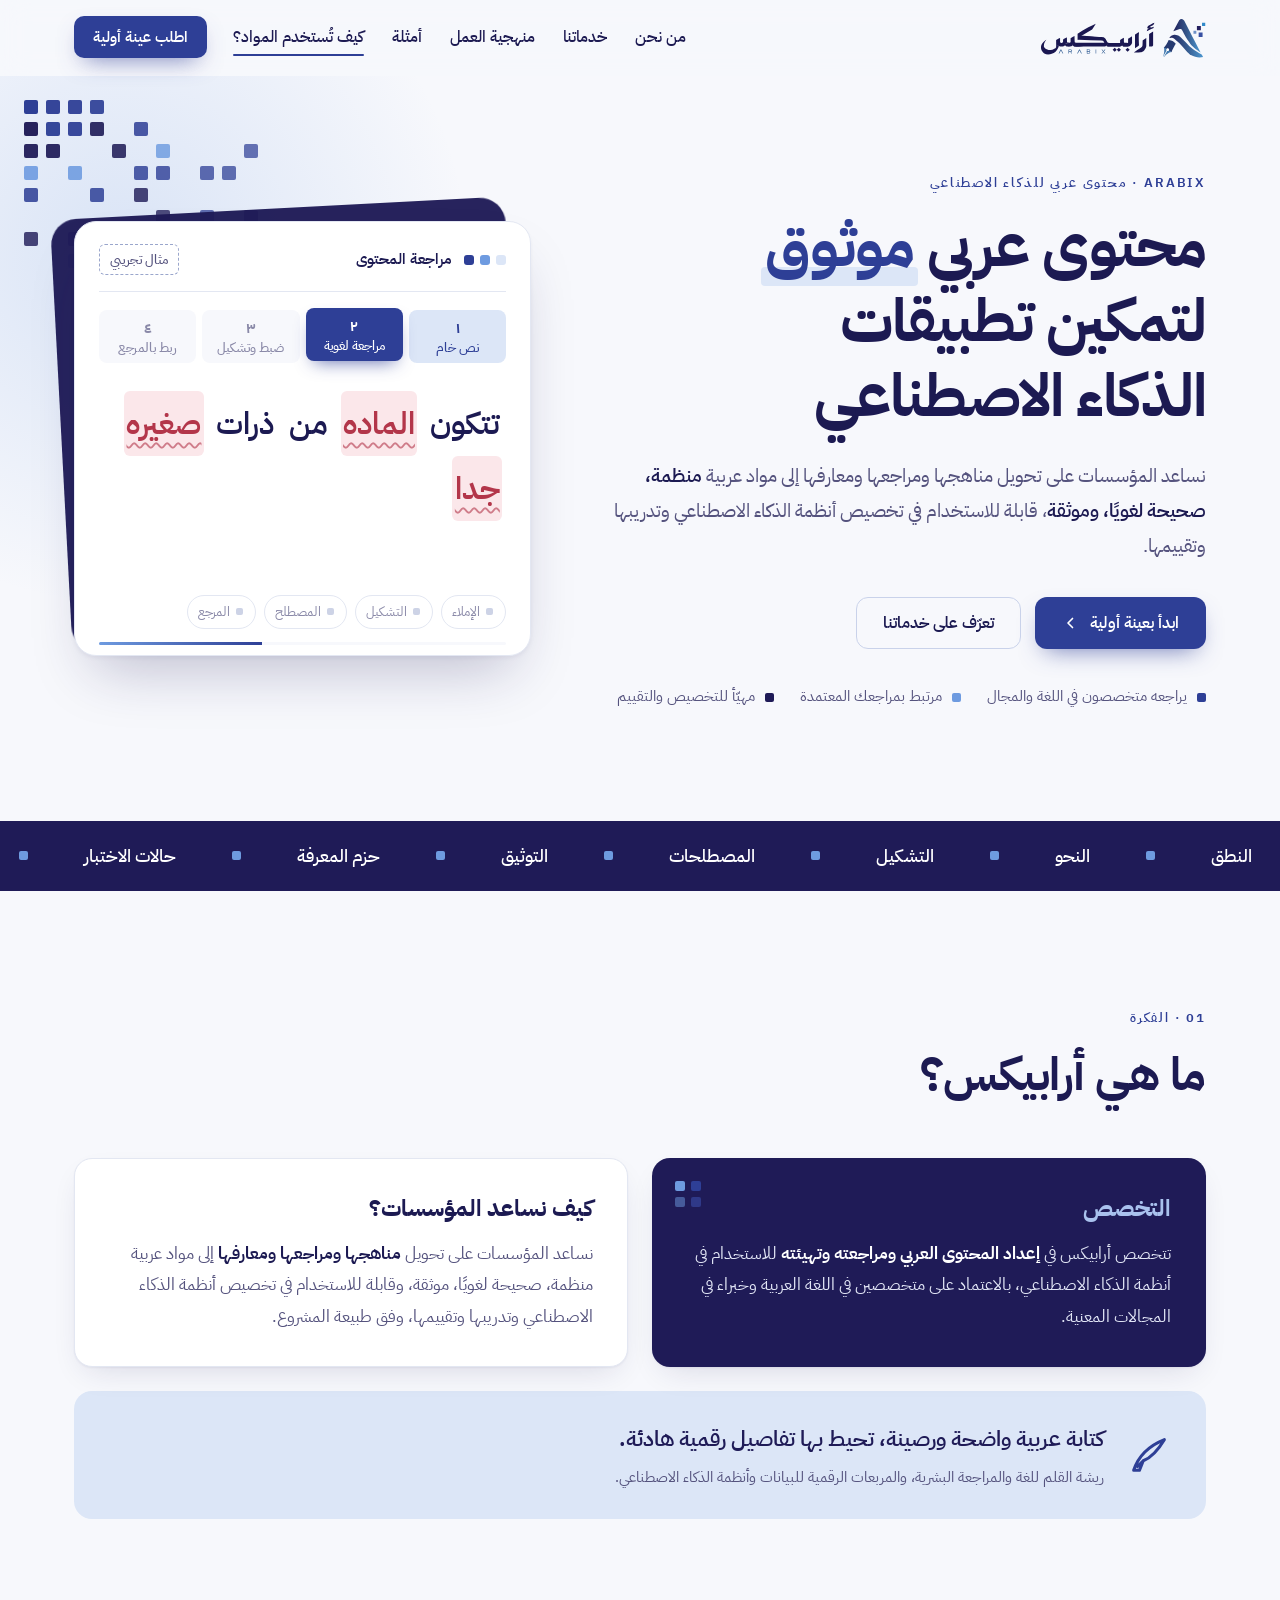
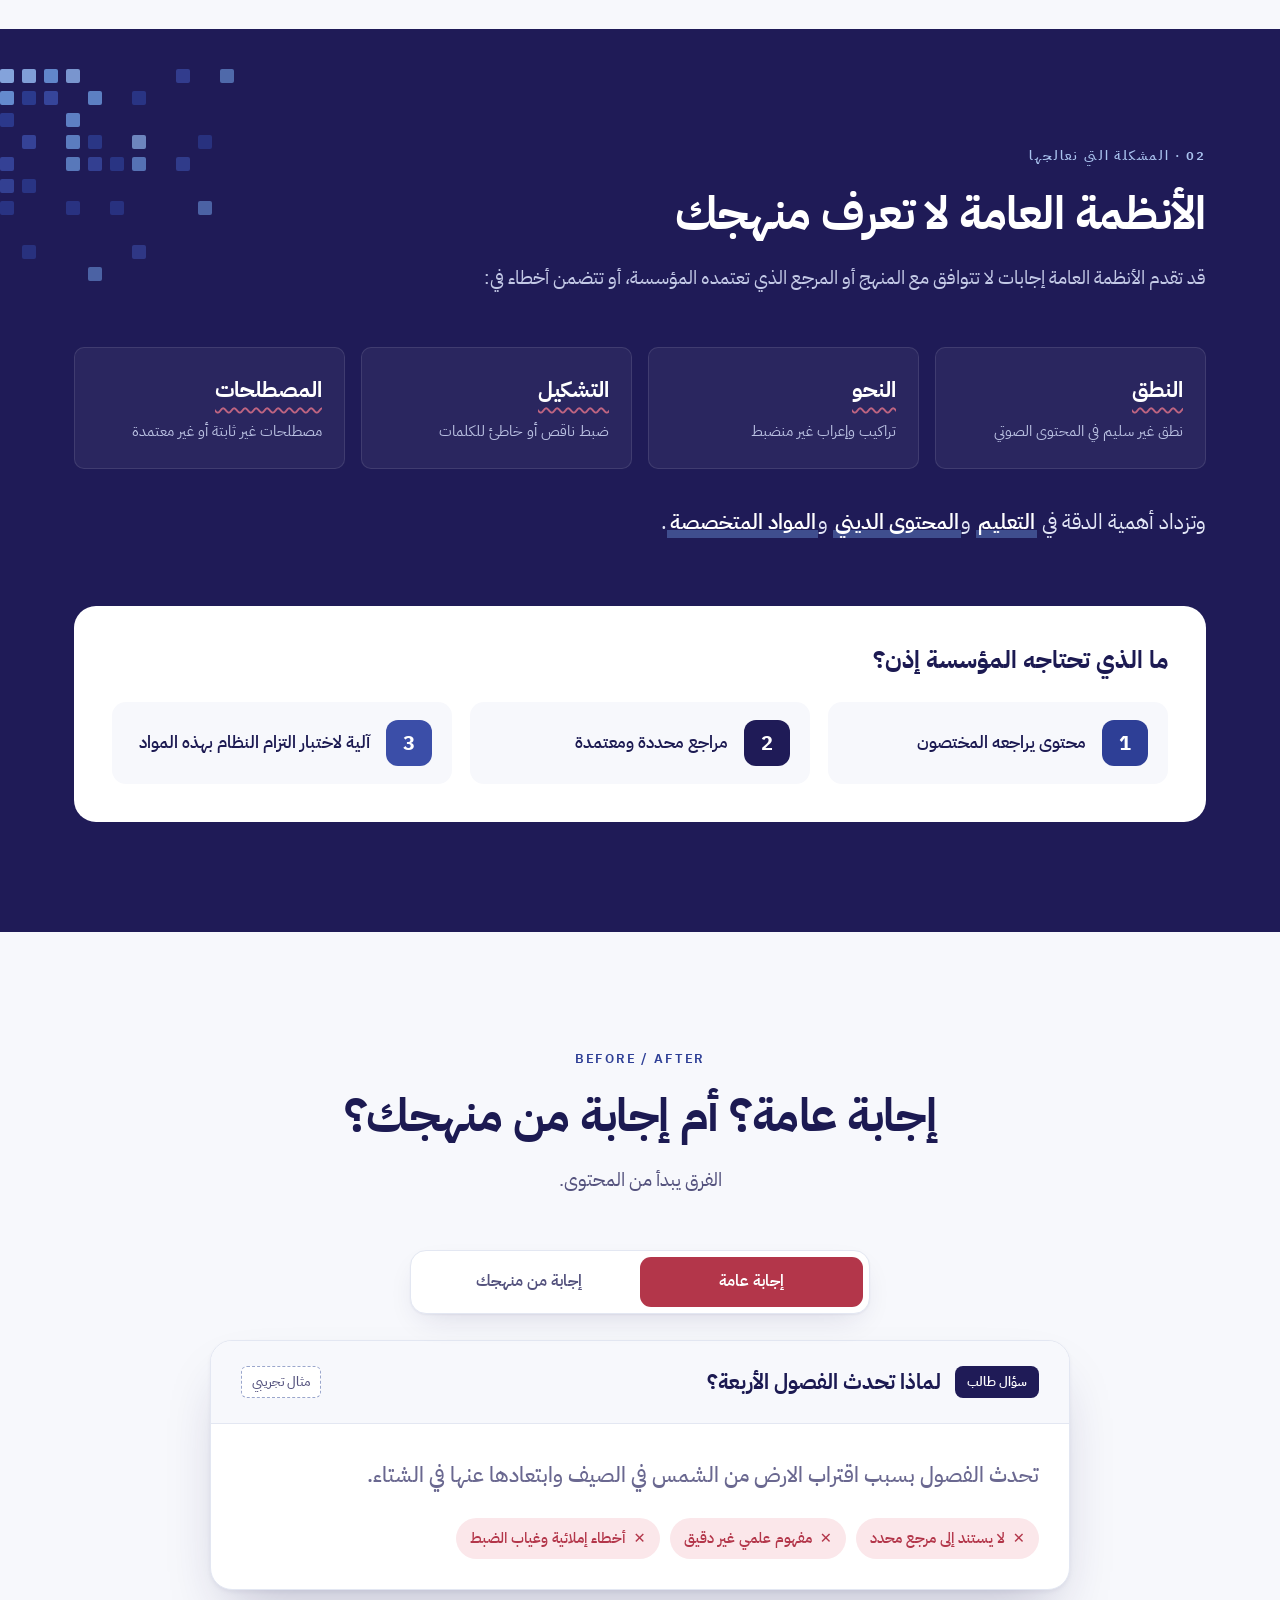
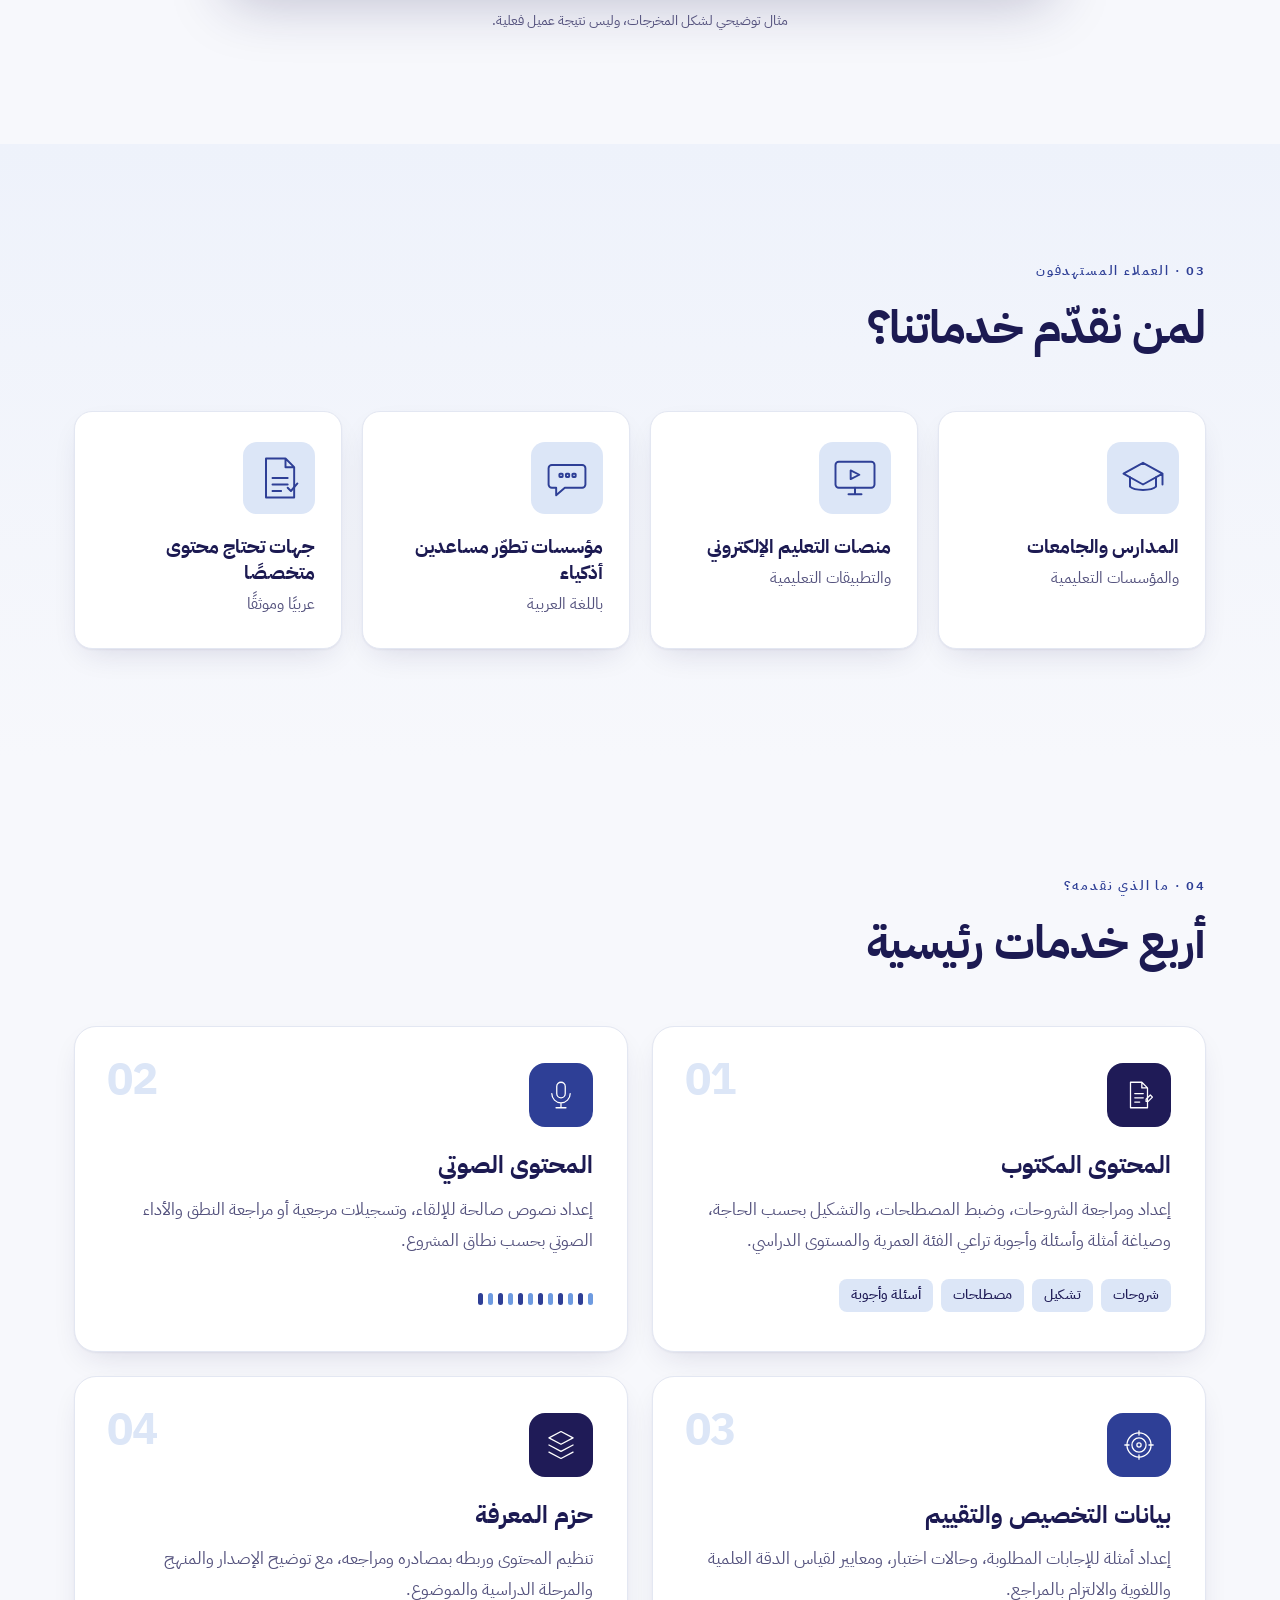
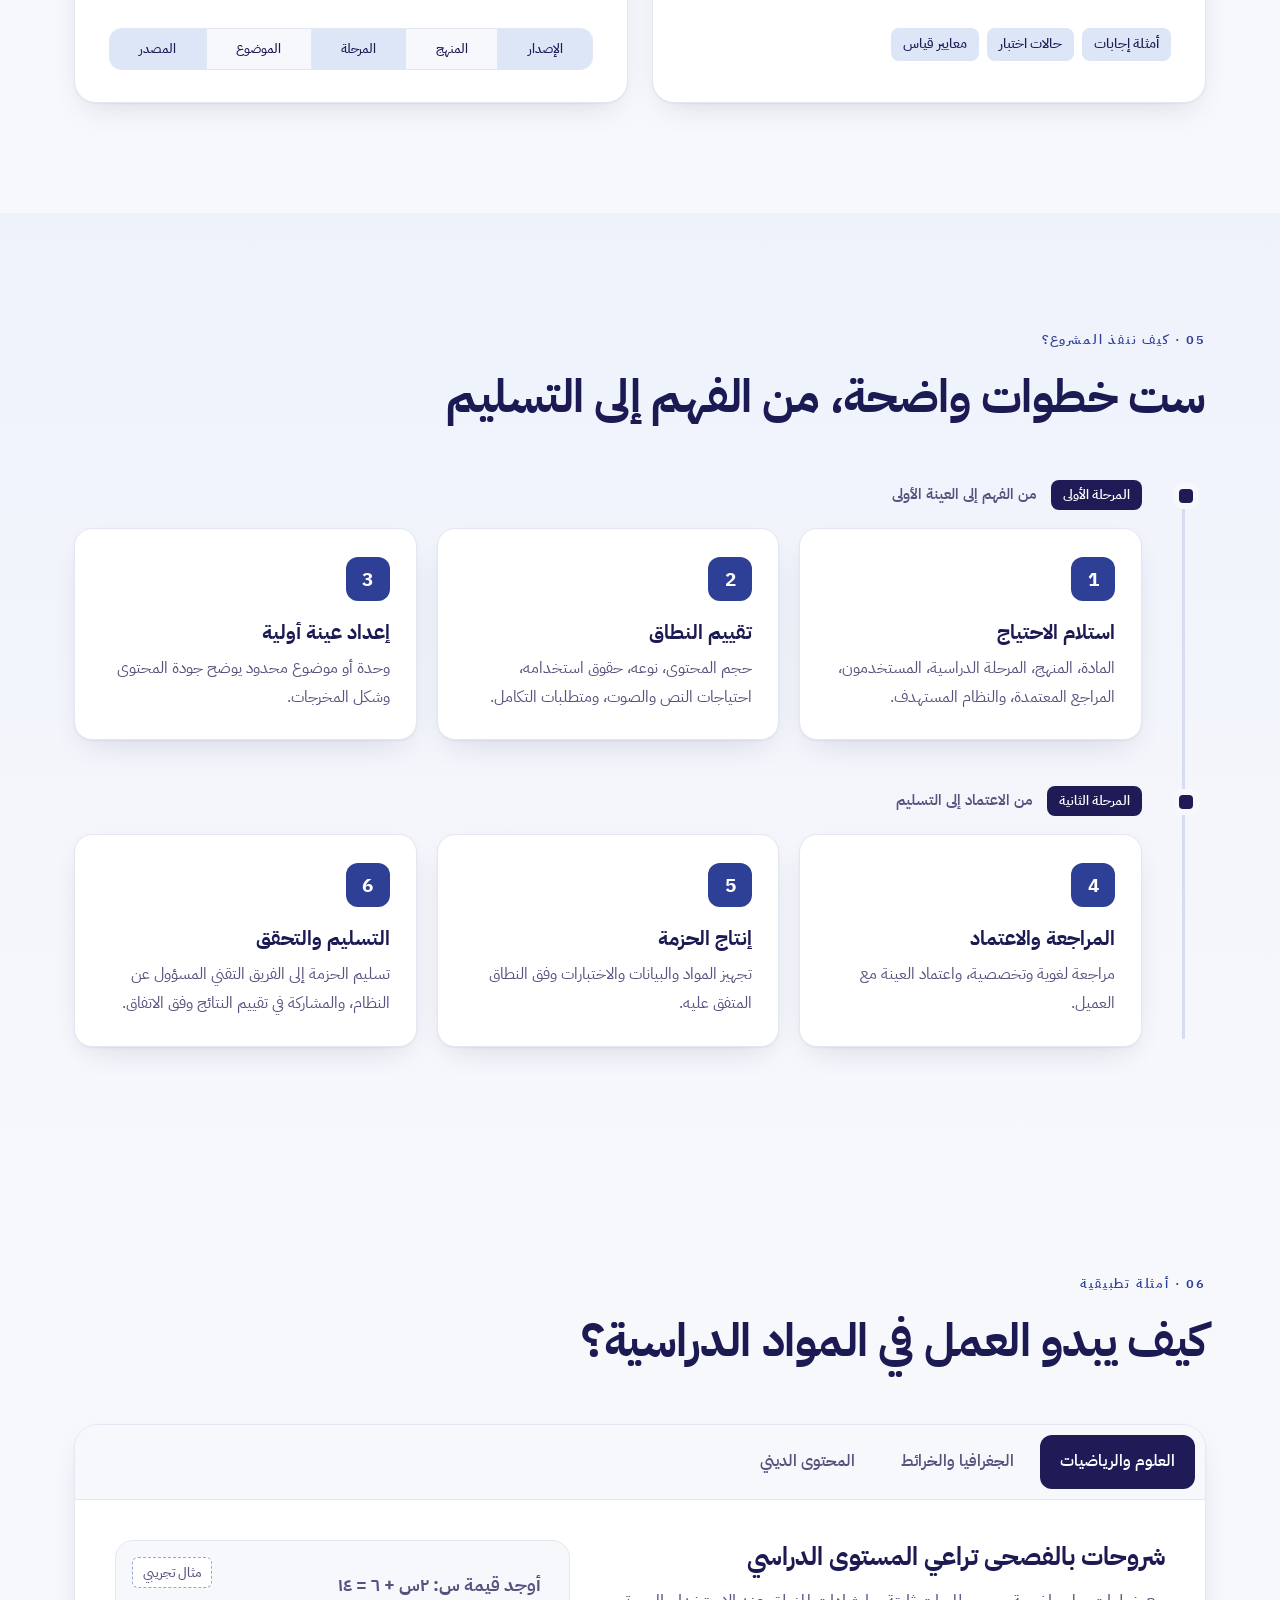
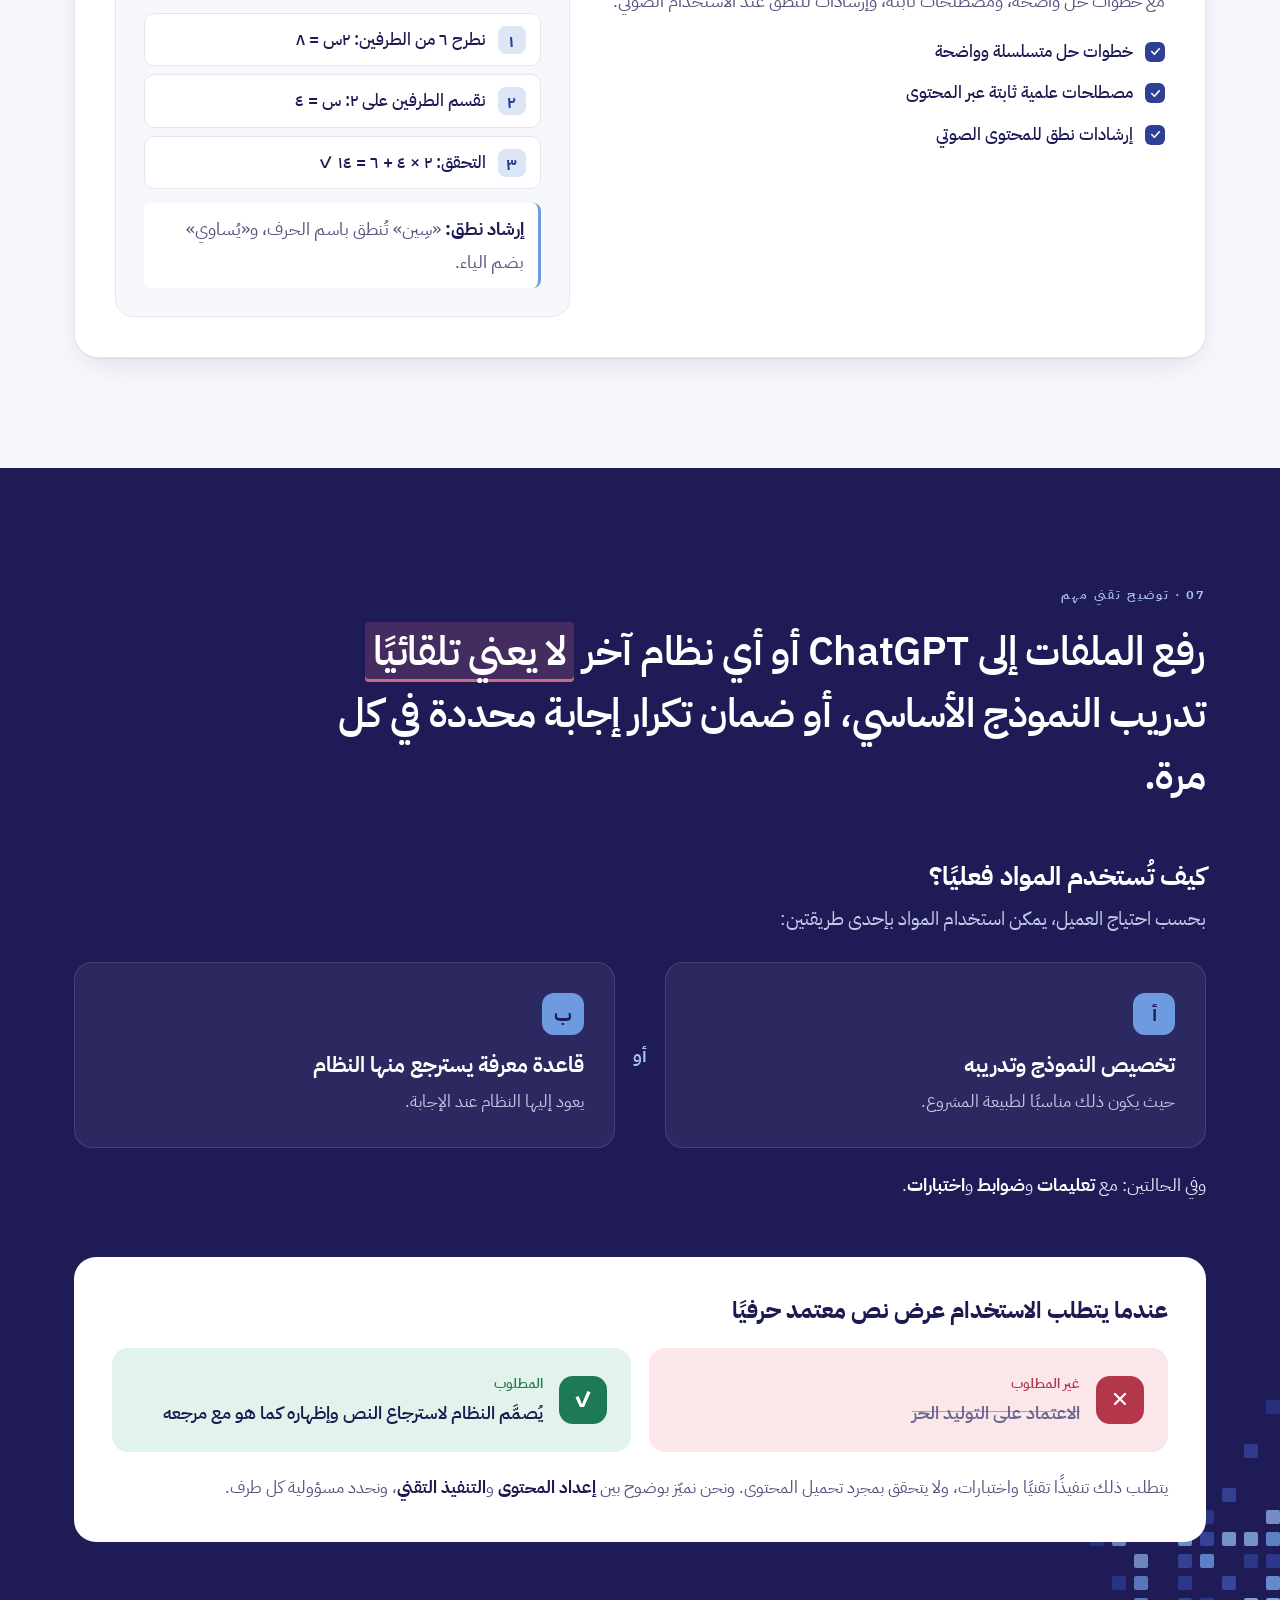
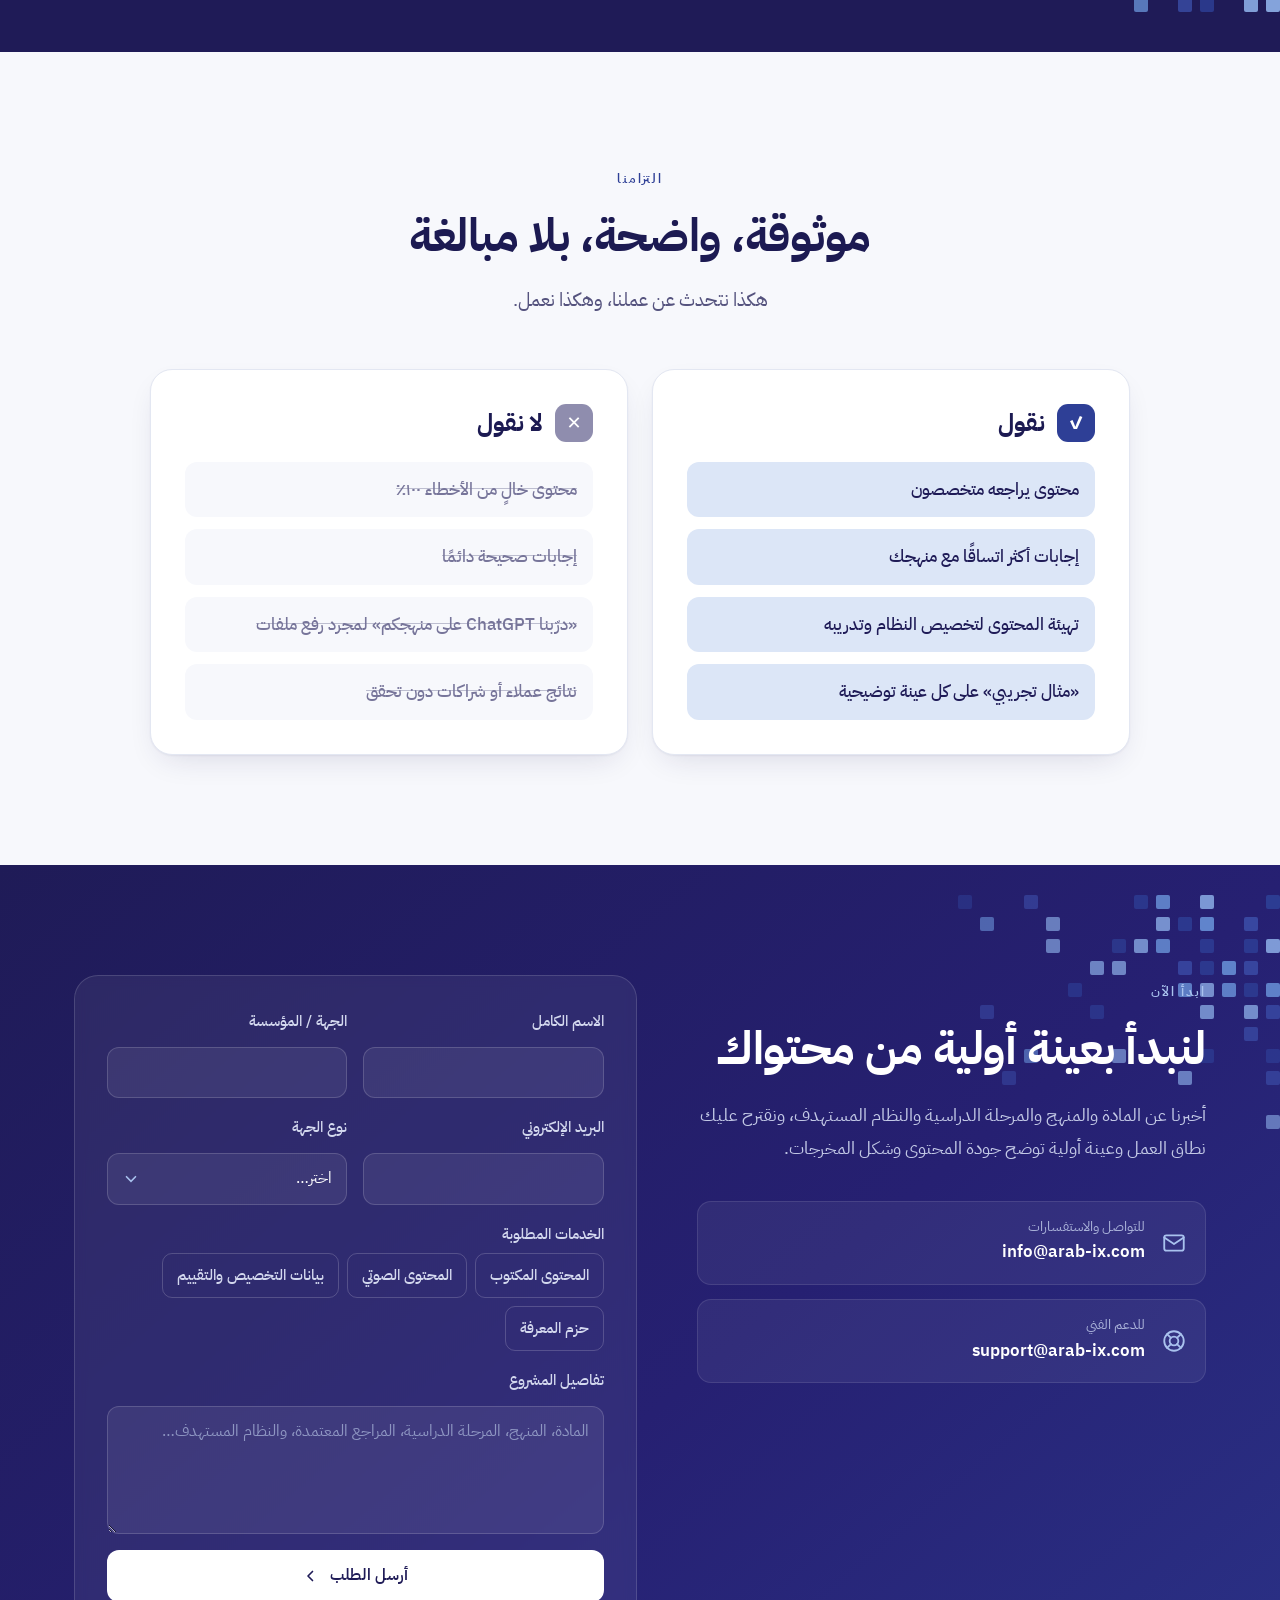
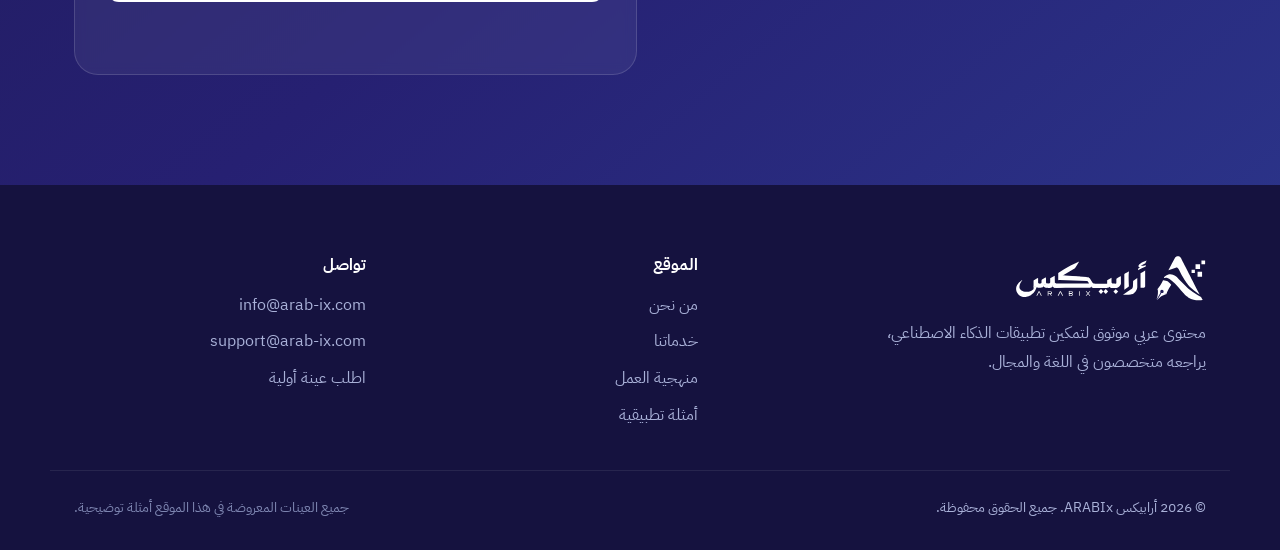
<file: index.html>
<!doctype html>
<html lang="ar" dir="rtl">
<head>
  <meta charset="utf-8">
  <meta name="viewport" content="width=device-width, initial-scale=1">
  <title>أرابيكس ARABIx | محتوى عربي موثوق لتمكين تطبيقات الذكاء الاصطناعي</title>
  <meta name="description" content="أرابيكس تساعد المؤسسات على إعداد محتوى عربي متخصص وموثق يراجعه متخصصون، وتهيئته لتخصيص أنظمة الذكاء الاصطناعي وتدريبها وتقييمها، بما يدعم إجابات أكثر اتساقًا مع مناهجها ومراجعها.">
  <meta name="theme-color" content="#1F1B57">
  <link rel="canonical" href="https://arab-ix.com/">

  <meta property="og:type" content="website">
  <meta property="og:locale" content="ar_AR">
  <meta property="og:site_name" content="أرابيكس ARABIx">
  <meta property="og:title" content="أرابيكس | محتوى عربي موثوق للذكاء الاصطناعي">
  <meta property="og:description" content="محتوى عربي يراجعه متخصصون في اللغة والمجال، مهيّأ لتخصيص أنظمة الذكاء الاصطناعي وتدريبها وتقييمها.">
  <meta property="og:url" content="https://arab-ix.com/">
  <meta property="og:image" content="https://arab-ix.com/assets/img/og-image.png">
  <meta name="twitter:card" content="summary_large_image">

  <link rel="icon" href="assets/img/mark.svg" type="image/svg+xml">
  <link rel="apple-touch-icon" href="assets/img/apple-touch-icon.png">
  <link rel="manifest" href="site.webmanifest">

  <link rel="preconnect" href="https://fonts.googleapis.com">
  <link rel="preconnect" href="https://fonts.gstatic.com" crossorigin>
  <link href="https://fonts.googleapis.com/css2?family=IBM+Plex+Sans+Arabic:wght@300;400;500;600;700&display=swap" rel="stylesheet">
  <link rel="stylesheet" href="assets/css/style.css?v=2">

  <script type="application/ld+json">
  {
    "@context": "https://schema.org",
    "@type": "Organization",
    "name": "ARABIx — أرابيكس",
    "alternateName": "أرابيكس",
    "url": "https://arab-ix.com/",
    "logo": "https://arab-ix.com/assets/img/logo.svg",
    "description": "إعداد المحتوى العربي ومراجعته وتهيئته للاستخدام في أنظمة الذكاء الاصطناعي.",
    "contactPoint": [
      {"@type": "ContactPoint", "contactType": "customer service", "email": "info@arab-ix.com", "availableLanguage": ["Arabic", "English"]},
      {"@type": "ContactPoint", "contactType": "technical support", "email": "support@arab-ix.com", "availableLanguage": ["Arabic", "English"]}
    ]
  }
  </script>
</head>
<body>
  <a class="skip-link" href="#main">تخطَّ إلى المحتوى</a>

  <!-- ============ HEADER ============ -->
  <header class="site-header" id="top">
    <div class="container header-inner">
      <a href="#top" class="brand" aria-label="أرابيكس — الصفحة الرئيسية">
        <img src="assets/img/logo.svg" alt="أرابيكس ARABIx" width="166" height="40">
      </a>
      <nav class="main-nav" id="main-nav" aria-label="القائمة الرئيسية">
        <a href="#about">من نحن</a>
        <a href="#services">خدماتنا</a>
        <a href="#process">منهجية العمل</a>
        <a href="#examples">أمثلة</a>
        <a href="#clarity">كيف تُستخدم المواد؟</a>
        <a href="#contact" class="btn btn-primary btn-sm nav-cta">اطلب عينة أولية</a>
      </nav>
      <button class="nav-toggle" aria-expanded="false" aria-controls="main-nav" aria-label="فتح القائمة">
        <span></span><span></span><span></span>
      </button>
    </div>
  </header>

  <main id="main">

    <!-- ============ HERO ============ -->
    <section class="hero">
      <div class="pixels pixels-hero" data-pixels data-corner="tl" data-cols="14" data-rows="9" aria-hidden="true"></div>
      <div class="container hero-grid">
        <div class="hero-copy">
          <span class="eyebrow reveal">ARABIX · محتوى عربي للذكاء الاصطناعي</span>
          <h1 class="reveal">
            محتوى عربي <span class="ink-accent">موثوق</span><br>
            لتمكين تطبيقات<br>
            الذكاء الاصطناعي
          </h1>
          <p class="lead reveal">
            نساعد المؤسسات على تحويل مناهجها ومراجعها ومعارفها إلى مواد عربية
            <strong>منظمة، صحيحة لغويًا، وموثقة</strong>، قابلة للاستخدام في تخصيص أنظمة الذكاء الاصطناعي وتدريبها وتقييمها.
          </p>
          <div class="hero-actions reveal">
            <a href="#contact" class="btn btn-primary">ابدأ بعينة أولية
              <svg viewBox="0 0 24 24" aria-hidden="true"><path d="M14 6l-6 6 6 6" /></svg>
            </a>
            <a href="#services" class="btn btn-ghost">تعرّف على خدماتنا</a>
          </div>
          <ul class="hero-points reveal">
            <li><i></i>يراجعه متخصصون في اللغة والمجال</li>
            <li><i></i>مرتبط بمراجعك المعتمدة</li>
            <li><i></i>مهيّأ للتخصيص والتقييم</li>
          </ul>
        </div>

        <!-- Live review demo -->
        <div class="hero-visual reveal">
          <div class="review-card" id="review-card" aria-live="polite">
            <div class="review-head">
              <div class="dots"><i></i><i></i><i></i></div>
              <span class="review-title">مراجعة المحتوى</span>
              <span class="tag-sample">مثال تجريبي</span>
            </div>
            <ol class="review-steps" id="review-steps">
              <li class="is-active">نص خام</li>
              <li>مراجعة لغوية</li>
              <li>ضبط وتشكيل</li>
              <li>ربط بالمرجع</li>
            </ol>
            <p class="review-text" id="review-text">
              <span class="w">تتكون</span>
              <span class="w fix" data-bad="الماده" data-good="المادة" data-tashkeel="المادَّةُ">الماده</span>
              <span class="w">من</span>
              <span class="w" data-tashkeel="ذَرّاتٍ">ذرات</span>
              <span class="w fix" data-bad="صغيره" data-good="صغيرة" data-tashkeel="صغيرةٍ">صغيره</span>
              <span class="w fix" data-bad="جدا" data-good="جدًا" data-tashkeel="جدًّا">جدا</span>
            </p>
            <div class="review-meta">
              <div class="review-source" id="review-source">
                <svg viewBox="0 0 24 24" aria-hidden="true"><path d="M5 4h10l4 4v12H5z M15 4v4h4 M8 13h8 M8 17h5"/></svg>
                <span>المرجع: كتاب العلوم · الصف السابع · الوحدة الثانية <em>(مرجع افتراضي)</em></span>
              </div>
              <div class="review-checks" id="review-checks">
                <span>الإملاء</span><span>التشكيل</span><span>المصطلح</span><span>المرجع</span>
              </div>
            </div>
            <div class="review-progress"><i id="review-bar"></i></div>
          </div>
        </div>
      </div>
    </section>

    <!-- ============ MARQUEE ============ -->
    <div class="ribbon" aria-hidden="true">
      <div class="ribbon-track">
        <span>النطق</span><span>النحو</span><span>التشكيل</span><span>المصطلحات</span><span>التوثيق</span><span>حزم المعرفة</span><span>حالات الاختبار</span><span>معايير التقييم</span><span>المحتوى الصوتي</span>
        <span>النطق</span><span>النحو</span><span>التشكيل</span><span>المصطلحات</span><span>التوثيق</span><span>حزم المعرفة</span><span>حالات الاختبار</span><span>معايير التقييم</span><span>المحتوى الصوتي</span>
      </div>
    </div>

    <!-- ============ ABOUT ============ -->
    <section class="section" id="about">
      <div class="container">
        <div class="section-head reveal">
          <span class="eyebrow">01 · الفكرة</span>
          <h2>ما هي أرابيكس؟</h2>
        </div>
        <div class="about-grid">
          <article class="card card-dark reveal">
            <h3>التخصص</h3>
            <p>
              تتخصص أرابيكس في <strong>إعداد المحتوى العربي ومراجعته وتهيئته</strong> للاستخدام في أنظمة الذكاء الاصطناعي،
              بالاعتماد على متخصصين في اللغة العربية وخبراء في المجالات المعنية.
            </p>
            <div class="mini-pixels" aria-hidden="true"><i></i><i></i><i></i><i></i></div>
          </article>
          <article class="card reveal">
            <h3>كيف نساعد المؤسسات؟</h3>
            <p>
              نساعد المؤسسات على تحويل <strong>مناهجها ومراجعها ومعارفها</strong> إلى مواد عربية منظمة، صحيحة لغويًا، موثقة،
              وقابلة للاستخدام في تخصيص أنظمة الذكاء الاصطناعي وتدريبها وتقييمها، وفق طبيعة المشروع.
            </p>
          </article>
          <blockquote class="about-quote reveal">
            <svg viewBox="0 0 24 24" aria-hidden="true"><path d="M4 20c2-6 6-12 16-16-3 5-6 9-11 11l-2 5z M9 15l-3 3"/></svg>
            <p>كتابة عربية واضحة ورصينة، تحيط بها تفاصيل رقمية هادئة.</p>
            <cite>ريشة القلم للغة والمراجعة البشرية، والمربعات الرقمية للبيانات وأنظمة الذكاء الاصطناعي.</cite>
          </blockquote>
        </div>
      </div>
    </section>

    <!-- ============ PROBLEM ============ -->
    <section class="section section-dark" id="problem">
      <div class="pixels pixels-problem" data-pixels data-corner="tl" data-cols="16" data-rows="10" data-light aria-hidden="true"></div>
      <div class="container">
        <div class="section-head reveal">
          <span class="eyebrow">02 · المشكلة التي نعالجها</span>
          <h2>الأنظمة العامة لا تعرف منهجك</h2>
          <p class="section-sub">قد تقدم الأنظمة العامة إجابات لا تتوافق مع المنهج أو المرجع الذي تعتمده المؤسسة، أو تتضمن أخطاء في:</p>
        </div>
        <div class="error-chips reveal">
          <div class="chip-err"><b>النطق</b><span>نطق غير سليم في المحتوى الصوتي</span></div>
          <div class="chip-err"><b>النحو</b><span>تراكيب وإعراب غير منضبط</span></div>
          <div class="chip-err"><b>التشكيل</b><span>ضبط ناقص أو خاطئ للكلمات</span></div>
          <div class="chip-err"><b>المصطلحات</b><span>مصطلحات غير ثابتة أو غير معتمدة</span></div>
        </div>
        <p class="stakes reveal">وتزداد أهمية الدقة في <mark>التعليم</mark> و<mark>المحتوى الديني</mark> و<mark>المواد المتخصصة</mark>.</p>

        <div class="needs reveal">
          <h3>ما الذي تحتاجه المؤسسة إذن؟</h3>
          <div class="needs-grid">
            <div class="need"><span class="need-n">1</span><p>محتوى يراجعه المختصون</p></div>
            <div class="need"><span class="need-n">2</span><p>مراجع محددة ومعتمدة</p></div>
            <div class="need"><span class="need-n">3</span><p>آلية لاختبار التزام النظام بهذه المواد</p></div>
          </div>
        </div>
      </div>
    </section>

    <!-- ============ BEFORE / AFTER ============ -->
    <section class="section" id="compare">
      <div class="container">
        <div class="section-head center reveal">
          <span class="eyebrow">BEFORE / AFTER</span>
          <h2>إجابة عامة؟ أم إجابة من منهجك؟</h2>
          <p class="section-sub">الفرق يبدأ من المحتوى.</p>
        </div>

        <div class="compare reveal">
          <div class="compare-toggle" role="tablist" aria-label="مقارنة الإجابات">
            <button role="tab" aria-selected="true" aria-controls="ans-generic" id="tab-generic" class="is-active">إجابة عامة</button>
            <button role="tab" aria-selected="false" aria-controls="ans-curr" id="tab-curr">إجابة من منهجك</button>
            <span class="compare-thumb" aria-hidden="true"></span>
          </div>

          <div class="compare-card">
            <div class="compare-q">
              <span class="q-badge">سؤال طالب</span>
              <p>لماذا تحدث الفصول الأربعة؟</p>
              <span class="tag-sample">مثال تجريبي</span>
            </div>

            <div class="compare-answer" id="ans-generic" role="tabpanel" aria-labelledby="tab-generic">
              <p class="answer-text">تحدث الفصول بسبب اقتراب الارض من الشمس في الصيف وابتعادها عنها في الشتاء.</p>
              <ul class="flags">
                <li class="bad">لا يستند إلى مرجع محدد</li>
                <li class="bad">مفهوم علمي غير دقيق</li>
                <li class="bad">أخطاء إملائية وغياب الضبط</li>
              </ul>
            </div>

            <div class="compare-answer" id="ans-curr" role="tabpanel" aria-labelledby="tab-curr" hidden>
              <p class="answer-text">تَحْدُثُ الفُصولُ الأربعةُ بسببِ <b>مَيْلِ مِحْوَرِ الأرضِ</b> أثناءَ دَوَرانِها حولَ الشمسِ، فيتغيّرُ مقدارُ أشعّةِ الشمسِ الساقطةِ على كلِّ نصفٍ من الكرةِ الأرضيةِ خلالَ العام.</p>
              <div class="answer-ref">
                <svg viewBox="0 0 24 24" aria-hidden="true"><path d="M5 4h10l4 4v12H5z M15 4v4h4 M8 13h8 M8 17h5"/></svg>
                المرجع المعتمد: كتاب العلوم · الصف السادس · وحدة الأرض والفضاء <em>(مرجع افتراضي للتوضيح)</em>
              </div>
              <ul class="flags">
                <li class="good">متوافق مع المنهج المعتمد</li>
                <li class="good">مصطلحات ثابتة ومضبوطة</li>
                <li class="good">مناسب للمستوى الدراسي</li>
              </ul>
            </div>
          </div>
          <p class="compare-note">مثال توضيحي لشكل المخرجات، وليس نتيجة عميل فعلية.</p>
        </div>
      </div>
    </section>

    <!-- ============ AUDIENCE ============ -->
    <section class="section section-soft" id="audience">
      <div class="container">
        <div class="section-head reveal">
          <span class="eyebrow">03 · العملاء المستهدفون</span>
          <h2>لمن نقدّم خدماتنا؟</h2>
        </div>
        <div class="audience-grid">
          <div class="aud reveal">
            <svg viewBox="0 0 48 48" aria-hidden="true"><path d="M6 20L24 10l18 10-18 10z M12 23v9c4 4 20 4 24 0v-9 M42 20v10"/></svg>
            <h3>المدارس والجامعات</h3><p>والمؤسسات التعليمية</p>
          </div>
          <div class="aud reveal">
            <svg viewBox="0 0 48 48" aria-hidden="true"><rect x="6" y="9" width="36" height="24" rx="3"/><path d="M18 39h12 M24 33v6 M20 17l8 4-8 4z"/></svg>
            <h3>منصات التعليم الإلكتروني</h3><p>والتطبيقات التعليمية</p>
          </div>
          <div class="aud reveal">
            <svg viewBox="0 0 48 48" aria-hidden="true"><path d="M10 12h28a3 3 0 0 1 3 3v15a3 3 0 0 1-3 3H22l-8 7v-7h-4a3 3 0 0 1-3-3V15a3 3 0 0 1 3-3z"/><rect x="17" y="20" width="3" height="3" rx=".6"/><rect x="23" y="20" width="3" height="3" rx=".6"/><rect x="29" y="20" width="3" height="3" rx=".6"/></svg>
            <h3>مؤسسات تطوّر مساعدين أذكياء</h3><p>باللغة العربية</p>
          </div>
          <div class="aud reveal">
            <svg viewBox="0 0 48 48" aria-hidden="true"><path d="M12 6h18l8 8v28H12z M30 6v8h8 M18 24h14 M18 30h14 M18 36h8"/><path d="M32 33l3 3 6-7"/></svg>
            <h3>جهات تحتاج محتوى متخصصًا</h3><p>عربيًا وموثقًا</p>
          </div>
        </div>
      </div>
    </section>

    <!-- ============ SERVICES ============ -->
    <section class="section" id="services">
      <div class="container">
        <div class="section-head reveal">
          <span class="eyebrow">04 · ما الذي نقدمه؟</span>
          <h2>أربع خدمات رئيسية</h2>
        </div>
        <div class="services-grid">
          <article class="service reveal">
            <div class="service-icon">
              <svg viewBox="0 0 48 48" aria-hidden="true"><path d="M12 6h16l8 8v28H12z M28 6v8h8"/><path d="M18 22h12 M18 28h12 M18 34h7"/><path d="M34 30l6-6 3 3-6 6h-3z"/></svg>
            </div>
            <span class="service-n">01</span>
            <h3>المحتوى المكتوب</h3>
            <p>إعداد ومراجعة الشروحات، وضبط المصطلحات، والتشكيل بحسب الحاجة، وصياغة أمثلة وأسئلة وأجوبة تراعي الفئة العمرية والمستوى الدراسي.</p>
            <ul class="tags"><li>شروحات</li><li>تشكيل</li><li>مصطلحات</li><li>أسئلة وأجوبة</li></ul>
          </article>
          <article class="service reveal">
            <div class="service-icon">
              <svg viewBox="0 0 48 48" aria-hidden="true"><rect x="18" y="6" width="12" height="22" rx="6"/><path d="M11 22a13 13 0 0 0 26 0 M24 35v7 M17 42h14"/></svg>
            </div>
            <span class="service-n">02</span>
            <h3>المحتوى الصوتي</h3>
            <p>إعداد نصوص صالحة للإلقاء، وتسجيلات مرجعية أو مراجعة النطق والأداء الصوتي بحسب نطاق المشروع.</p>
            <div class="wave" aria-hidden="true"><i></i><i></i><i></i><i></i><i></i><i></i><i></i><i></i><i></i><i></i><i></i><i></i></div>
          </article>
          <article class="service reveal">
            <div class="service-icon">
              <svg viewBox="0 0 48 48" aria-hidden="true"><circle cx="24" cy="24" r="17"/><circle cx="24" cy="24" r="10"/><circle cx="24" cy="24" r="3"/><path d="M24 4v6 M24 38v6 M4 24h6 M38 24h6"/></svg>
            </div>
            <span class="service-n">03</span>
            <h3>بيانات التخصيص والتقييم</h3>
            <p>إعداد أمثلة للإجابات المطلوبة، وحالات اختبار، ومعايير لقياس الدقة العلمية واللغوية والالتزام بالمراجع.</p>
            <ul class="tags"><li>أمثلة إجابات</li><li>حالات اختبار</li><li>معايير قياس</li></ul>
          </article>
          <article class="service reveal">
            <div class="service-icon">
              <svg viewBox="0 0 48 48" aria-hidden="true"><path d="M24 5l17 9-17 9-17-9z M7 24l17 9 17-9 M7 34l17 9 17-9"/></svg>
            </div>
            <span class="service-n">04</span>
            <h3>حزم المعرفة</h3>
            <p>تنظيم المحتوى وربطه بمصادره ومراجعه، مع توضيح الإصدار والمنهج والمرحلة الدراسية والموضوع.</p>
            <div class="kpack" aria-hidden="true">
              <span>الإصدار</span><span>المنهج</span><span>المرحلة</span><span>الموضوع</span><span>المصدر</span>
            </div>
          </article>
        </div>
      </div>
    </section>

    <!-- ============ PROCESS ============ -->
    <section class="section section-soft" id="process">
      <div class="container">
        <div class="section-head reveal">
          <span class="eyebrow">05 · كيف ننفذ المشروع؟</span>
          <h2>ست خطوات واضحة، من الفهم إلى التسليم</h2>
        </div>

        <div class="timeline" id="timeline">
          <div class="timeline-line"><i id="timeline-fill"></i></div>

          <div class="phase-label reveal"><span>المرحلة الأولى</span> من الفهم إلى العينة الأولى</div>
          <ol class="steps">
            <li class="step reveal">
              <span class="step-n">1</span>
              <h3>استلام الاحتياج</h3>
              <p>المادة، المنهج، المرحلة الدراسية، المستخدمون، المراجع المعتمدة، والنظام المستهدف.</p>
            </li>
            <li class="step reveal">
              <span class="step-n">2</span>
              <h3>تقييم النطاق</h3>
              <p>حجم المحتوى، نوعه، حقوق استخدامه، احتياجات النص والصوت، ومتطلبات التكامل.</p>
            </li>
            <li class="step reveal">
              <span class="step-n">3</span>
              <h3>إعداد عينة أولية</h3>
              <p>وحدة أو موضوع محدود يوضح جودة المحتوى وشكل المخرجات.</p>
            </li>
          </ol>

          <div class="phase-label reveal"><span>المرحلة الثانية</span> من الاعتماد إلى التسليم</div>
          <ol class="steps" start="4">
            <li class="step reveal">
              <span class="step-n">4</span>
              <h3>المراجعة والاعتماد</h3>
              <p>مراجعة لغوية وتخصصية، واعتماد العينة مع العميل.</p>
            </li>
            <li class="step reveal">
              <span class="step-n">5</span>
              <h3>إنتاج الحزمة</h3>
              <p>تجهيز المواد والبيانات والاختبارات وفق النطاق المتفق عليه.</p>
            </li>
            <li class="step reveal">
              <span class="step-n">6</span>
              <h3>التسليم والتحقق</h3>
              <p>تسليم الحزمة إلى الفريق التقني المسؤول عن النظام، والمشاركة في تقييم النتائج وفق الاتفاق.</p>
            </li>
          </ol>
        </div>
      </div>
    </section>

    <!-- ============ EXAMPLES ============ -->
    <section class="section" id="examples">
      <div class="container">
        <div class="section-head reveal">
          <span class="eyebrow">06 · أمثلة تطبيقية</span>
          <h2>كيف يبدو العمل في المواد الدراسية؟</h2>
        </div>

        <div class="tabs reveal">
          <div class="tab-list" role="tablist" aria-label="أمثلة تطبيقية">
            <button role="tab" aria-selected="true" aria-controls="ex-sci" id="t-sci" class="is-active">العلوم والرياضيات</button>
            <button role="tab" aria-selected="false" aria-controls="ex-geo" id="t-geo">الجغرافيا والخرائط</button>
            <button role="tab" aria-selected="false" aria-controls="ex-rel" id="t-rel">المحتوى الديني</button>
          </div>

          <div class="tab-panel" id="ex-sci" role="tabpanel" aria-labelledby="t-sci">
            <div class="ex-grid">
              <div>
                <h3>شروحات بالفصحى تراعي المستوى الدراسي</h3>
                <p>مع خطوات حل واضحة، ومصطلحات ثابتة، وإرشادات للنطق عند الاستخدام الصوتي.</p>
                <ul class="checks">
                  <li>خطوات حل متسلسلة وواضحة</li>
                  <li>مصطلحات علمية ثابتة عبر المحتوى</li>
                  <li>إرشادات نطق للمحتوى الصوتي</li>
                </ul>
              </div>
              <div class="ex-sample">
                <span class="tag-sample">مثال تجريبي</span>
                <p class="ex-q">أوجد قيمة س: ٢س + ٦ = ١٤</p>
                <ol class="ex-steps">
                  <li>نطرح ٦ من الطرفين: ٢س = ٨</li>
                  <li>نقسم الطرفين على ٢: س = ٤</li>
                  <li>التحقق: ٢ × ٤ + ٦ = ١٤ ✓</li>
                </ol>
                <p class="ex-voice"><b>إرشاد نطق:</b> «سِين» تُنطق باسم الحرف، و«يُساوي» بضم الياء.</p>
              </div>
            </div>
          </div>

          <div class="tab-panel" id="ex-geo" role="tabpanel" aria-labelledby="t-geo" hidden>
            <div class="ex-grid">
              <div>
                <h3>شروحات عربية للمواقع والاتجاهات والمفاهيم الجغرافية</h3>
                <p>مع أسماء ومصطلحات معتمدة، وأسئلة وأجوبة مرتبطة بالمحتوى البصري حيث يلزم.</p>
                <ul class="checks">
                  <li>أسماء أماكن ومصطلحات معتمدة</li>
                  <li>شرح الاتجاهات والمواقع بوضوح</li>
                  <li>أسئلة وأجوبة مرتبطة بالخرائط والصور</li>
                </ul>
              </div>
              <div class="ex-sample ex-map">
                <span class="tag-sample">مثال تجريبي</span>
                <div class="compass" aria-hidden="true">
                  <span class="n">شمال</span><span class="s">جنوب</span><span class="e">شرق</span><span class="w">غرب</span>
                  <i></i>
                </div>
                <p class="ex-q">سؤال: في أي اتجاه تقع النقطة (ب) بالنسبة إلى النقطة (أ) على الخريطة؟</p>
                <p>جواب: تقع النقطة (ب) <b>شمال شرق</b> النقطة (أ).</p>
              </div>
            </div>
          </div>

          <div class="tab-panel" id="ex-rel" role="tabpanel" aria-labelledby="t-rel" hidden>
            <div class="ex-grid">
              <div>
                <h3>المحتوى الديني: دقة وأمانة علمية</h3>
                <div class="two-cols">
                  <div>
                    <h4>الأمانة العلمية</h4>
                    <ul class="checks">
                      <li>تُنسب الأقوال إلى أصحابها</li>
                      <li>يُذكر الخلاف عند وجوده</li>
                      <li>لا يُدّعى الإجماع دون توثيق</li>
                    </ul>
                  </div>
                  <div>
                    <h4>الإعداد والتوثيق</h4>
                    <ul class="checks">
                      <li>مواد مرتبطة بالمصادر التي تعتمدها الجهة</li>
                      <li>توثيق الآيات والأحاديث والتفاسير</li>
                      <li>مراجعتها من مختصين مؤهلين</li>
                    </ul>
                  </div>
                </div>
              </div>
              <div class="ex-sample ex-note">
                <svg viewBox="0 0 48 48" aria-hidden="true"><path d="M24 10c-6-4-14-4-18-2v30c4-2 12-2 18 2 6-4 14-4 18-2V8c-4-2-12-2-18 2z M24 10v30"/></svg>
                <p>إذا حددت الجهة إطارًا علميًا أو مذهبيًا، <b>يُذكر بوضوح ضمن نطاق العمل.</b></p>
              </div>
            </div>
          </div>
        </div>
      </div>
    </section>

    <!-- ============ TECH CLARITY ============ -->
    <section class="section section-dark" id="clarity">
      <div class="pixels pixels-clarity" data-pixels data-corner="br" data-cols="16" data-rows="10" data-light aria-hidden="true"></div>
      <div class="container">
        <div class="section-head reveal">
          <span class="eyebrow">07 · توضيح تقني مهم</span>
          <h2 class="statement">
            رفع الملفات إلى ChatGPT أو أي نظام آخر
            <span class="neg">لا يعني تلقائيًا</span>
            تدريب النموذج الأساسي، أو ضمان تكرار إجابة محددة في كل مرة.
          </h2>
        </div>

        <h3 class="sub-h reveal">كيف تُستخدم المواد فعليًا؟</h3>
        <p class="section-sub reveal">بحسب احتياج العميل، يمكن استخدام المواد بإحدى طريقتين:</p>
        <div class="paths">
          <div class="path reveal">
            <span class="path-n">أ</span>
            <h4>تخصيص النموذج وتدريبه</h4>
            <p>حيث يكون ذلك مناسبًا لطبيعة المشروع.</p>
          </div>
          <div class="path-or reveal" aria-hidden="true">أو</div>
          <div class="path reveal">
            <span class="path-n">ب</span>
            <h4>قاعدة معرفة يسترجع منها النظام</h4>
            <p>يعود إليها النظام عند الإجابة.</p>
          </div>
        </div>
        <p class="paths-foot reveal">وفي الحالتين: مع <b>تعليمات</b> و<b>ضوابط</b> و<b>اختبارات</b>.</p>

        <div class="verbatim reveal">
          <h3>عندما يتطلب الاستخدام عرض نص معتمد حرفيًا</h3>
          <div class="vb-grid">
            <div class="vb vb-no">
              <span class="vb-icon">✕</span>
              <span class="vb-label">غير المطلوب</span>
              <p>الاعتماد على التوليد الحر</p>
            </div>
            <div class="vb vb-yes">
              <span class="vb-icon">✓</span>
              <span class="vb-label">المطلوب</span>
              <p>يُصمَّم النظام لاسترجاع النص وإظهاره كما هو مع مرجعه</p>
            </div>
          </div>
          <p class="vb-foot">يتطلب ذلك تنفيذًا تقنيًا واختبارات، ولا يتحقق بمجرد تحميل المحتوى. ونحن نميّز بوضوح بين <b>إعداد المحتوى</b> و<b>التنفيذ التقني</b>، ونحدد مسؤولية كل طرف.</p>
        </div>
      </div>
    </section>

    <!-- ============ PRINCIPLES ============ -->
    <section class="section" id="principles">
      <div class="container">
        <div class="section-head center reveal">
          <span class="eyebrow">التزامنا</span>
          <h2>موثوقة، واضحة، بلا مبالغة</h2>
          <p class="section-sub">هكذا نتحدث عن عملنا، وهكذا نعمل.</p>
        </div>
        <div class="say-grid reveal">
          <div class="say say-yes">
            <h3><span>✓</span> نقول</h3>
            <ul>
              <li>محتوى يراجعه متخصصون</li>
              <li>إجابات أكثر اتساقًا مع منهجك</li>
              <li>تهيئة المحتوى لتخصيص النظام وتدريبه</li>
              <li>«مثال تجريبي» على كل عينة توضيحية</li>
            </ul>
          </div>
          <div class="say say-no">
            <h3><span>✕</span> لا نقول</h3>
            <ul>
              <li>محتوى خالٍ من الأخطاء ١٠٠٪</li>
              <li>إجابات صحيحة دائمًا</li>
              <li>«درّبنا ChatGPT على منهجكم» لمجرد رفع ملفات</li>
              <li>نتائج عملاء أو شراكات دون تحقق</li>
            </ul>
          </div>
        </div>
      </div>
    </section>

    <!-- ============ CONTACT ============ -->
    <section class="section section-cta" id="contact">
      <div class="pixels pixels-cta" data-pixels data-corner="tr" data-cols="18" data-rows="12" data-light aria-hidden="true"></div>
      <div class="container cta-grid">
        <div class="cta-copy reveal">
          <span class="eyebrow">ابدأ الآن</span>
          <h2>لنبدأ بعينة أولية من محتواك</h2>
          <p>أخبرنا عن المادة والمنهج والمرحلة الدراسية والنظام المستهدف، ونقترح عليك نطاق العمل وعينة أولية توضح جودة المحتوى وشكل المخرجات.</p>
          <ul class="contact-list">
            <li>
              <svg viewBox="0 0 24 24" aria-hidden="true"><rect x="3" y="5" width="18" height="14" rx="2"/><path d="M3 7l9 6 9-6"/></svg>
              <div><small>للتواصل والاستفسارات</small><a href="mailto:info@arab-ix.com" data-email="info">info@arab-ix.com</a></div>
            </li>
            <li>
              <svg viewBox="0 0 24 24" aria-hidden="true"><circle cx="12" cy="12" r="9"/><circle cx="12" cy="12" r="4"/><path d="M5.6 5.6l3.6 3.6 M14.8 14.8l3.6 3.6 M18.4 5.6l-3.6 3.6 M9.2 14.8l-3.6 3.6"/></svg>
              <div><small>للدعم الفني</small><a href="mailto:support@arab-ix.com" data-email="support">support@arab-ix.com</a></div>
            </li>
          </ul>
        </div>

        <form class="contact-form reveal" id="contact-form" novalidate>
          <div class="field-row">
            <label class="field">
              <span>الاسم الكامل</span>
              <input type="text" name="name" required autocomplete="name">
            </label>
            <label class="field">
              <span>الجهة / المؤسسة</span>
              <input type="text" name="org" required autocomplete="organization">
            </label>
          </div>
          <div class="field-row">
            <label class="field">
              <span>البريد الإلكتروني</span>
              <input type="email" name="email" required autocomplete="email" dir="ltr">
            </label>
            <label class="field">
              <span>نوع الجهة</span>
              <select name="type" required>
                <option value="" selected disabled>اختر…</option>
                <option>مدرسة أو جامعة أو مؤسسة تعليمية</option>
                <option>منصة تعليم إلكتروني أو تطبيق تعليمي</option>
                <option>مؤسسة تطوّر مساعدًا ذكيًا بالعربية</option>
                <option>جهة تحتاج محتوى عربيًا متخصصًا</option>
                <option>أخرى</option>
              </select>
            </label>
          </div>
          <fieldset class="field">
            <legend>الخدمات المطلوبة</legend>
            <div class="choice-chips">
              <label><input type="checkbox" name="services" value="المحتوى المكتوب"><span>المحتوى المكتوب</span></label>
              <label><input type="checkbox" name="services" value="المحتوى الصوتي"><span>المحتوى الصوتي</span></label>
              <label><input type="checkbox" name="services" value="بيانات التخصيص والتقييم"><span>بيانات التخصيص والتقييم</span></label>
              <label><input type="checkbox" name="services" value="حزم المعرفة"><span>حزم المعرفة</span></label>
            </div>
          </fieldset>
          <label class="field">
            <span>تفاصيل المشروع</span>
            <textarea name="message" rows="4" required placeholder="المادة، المنهج، المرحلة الدراسية، المراجع المعتمدة، والنظام المستهدف…"></textarea>
          </label>
          <!-- honeypot -->
          <input type="text" name="website" class="hp" tabindex="-1" autocomplete="off" aria-hidden="true">
          <button type="submit" class="btn btn-light btn-block">
            أرسل الطلب
            <svg viewBox="0 0 24 24" aria-hidden="true"><path d="M14 6l-6 6 6 6" /></svg>
          </button>
          <p class="form-status" id="form-status" role="status"></p>
        </form>
      </div>
    </section>
  </main>

  <!-- ============ FOOTER ============ -->
  <footer class="site-footer">
    <div class="container footer-grid">
      <div class="footer-brand">
        <img src="assets/img/logo-white.svg" alt="أرابيكس ARABIx" width="180" height="43" loading="lazy">
        <p>محتوى عربي موثوق لتمكين تطبيقات الذكاء الاصطناعي، يراجعه متخصصون في اللغة والمجال.</p>
      </div>
      <nav class="footer-nav" aria-label="روابط التذييل">
        <h4>الموقع</h4>
        <a href="#about">من نحن</a>
        <a href="#services">خدماتنا</a>
        <a href="#process">منهجية العمل</a>
        <a href="#examples">أمثلة تطبيقية</a>
      </nav>
      <div class="footer-nav">
        <h4>تواصل</h4>
        <a href="mailto:info@arab-ix.com" data-email="info">info@arab-ix.com</a>
        <a href="mailto:support@arab-ix.com" data-email="support">support@arab-ix.com</a>
        <a href="#contact">اطلب عينة أولية</a>
      </div>
    </div>
    <div class="container footer-bottom">
      <p>© <span id="year">2026</span> أرابيكس ARABIx. جميع الحقوق محفوظة.</p>
      <p class="footer-note">جميع العينات المعروضة في هذا الموقع أمثلة توضيحية.</p>
    </div>
  </footer>

  <script src="assets/js/main.js?v=2" defer></script>
</body>
</html>
</file>
<file: assets/css/style.css>
/* =========================================================
   ARABIx — أرابيكس
   Brand: indigo-deep #1F1B57 · indigo #2E3F96 · sky #6E9BE0
          sky-soft #DCE6F7 · ink #1C1A52 · surface #F7F8FC
   Ratio: 60% surface · 30% navy · 10% blue
   ========================================================= */

:root {
  --indigo-deep: #1F1B57;
  --indigo: #2E3F96;
  --sky: #6E9BE0;          /* decoration only — never text on light bg */
  --sky-soft: #DCE6F7;
  --ink: #1C1A52;
  --surface: #F7F8FC;
  --white: #FFFFFF;
  --muted: #55537E;
  --line: #E3E7F2;
  --ok: #1E7A55;
  --ok-soft: #E2F3EB;
  --bad: #B3364A;
  --bad-soft: #FBE7EA;

  --radius: 18px;
  --radius-sm: 10px;
  --shadow: 0 1px 2px rgba(28,26,82,.05), 0 12px 32px -12px rgba(28,26,82,.16);
  --shadow-lg: 0 2px 4px rgba(28,26,82,.05), 0 30px 60px -20px rgba(28,26,82,.28);
  --container: 1180px;
  --header-h: 76px;
  --ease: cubic-bezier(.2,.7,.2,1);
  --font: "IBM Plex Sans Arabic", "IBM Plex Sans", system-ui, -apple-system, "Segoe UI", Tahoma, sans-serif;
}

*, *::before, *::after { box-sizing: border-box; }
html { scroll-behavior: smooth; scroll-padding-top: calc(var(--header-h) + 12px); -webkit-text-size-adjust: 100%; }
body {
  margin: 0;
  font-family: var(--font);
  font-size: 17px;
  line-height: 1.85;
  color: var(--ink);
  background: var(--surface);
  -webkit-font-smoothing: antialiased;
  overflow-x: hidden;
}
img, svg { display: block; max-width: 100%; }
a { color: var(--indigo); text-decoration: none; }
h1, h2, h3, h4 { margin: 0; line-height: 1.35; font-weight: 700; color: var(--ink); }
p { margin: 0; }
ul, ol { margin: 0; padding: 0; list-style: none; }
button { font: inherit; cursor: pointer; }
:focus-visible { outline: 3px solid var(--sky); outline-offset: 3px; border-radius: 6px; }

.container { width: 100%; max-width: var(--container); margin-inline: auto; padding-inline: 24px; }

.skip-link {
  position: absolute; inset-inline-start: 12px; top: -60px; z-index: 200;
  background: var(--indigo-deep); color: #fff; padding: 10px 16px; border-radius: 8px;
}
.skip-link:focus { top: 12px; }

/* ---------- Buttons ---------- */
.btn {
  display: inline-flex; align-items: center; justify-content: center; gap: 10px;
  height: 52px; padding: 0 26px; border-radius: 12px; border: 1.5px solid transparent;
  font-weight: 600; font-size: 16px; white-space: nowrap;
  transition: transform .25s var(--ease), background .25s, box-shadow .25s, color .25s, border-color .25s;
}
.btn svg { width: 18px; height: 18px; fill: none; stroke: currentColor; stroke-width: 2.2; stroke-linecap: round; stroke-linejoin: round; transition: transform .25s var(--ease); }
.btn:hover svg { transform: translateX(-4px); }
.btn-primary { background: var(--indigo); color: #fff; box-shadow: 0 10px 24px -10px rgba(46,63,150,.7); }
.btn-primary:hover { background: var(--indigo-deep); transform: translateY(-2px); }
.btn-ghost { background: transparent; color: var(--ink); border-color: #C9D2EA; }
.btn-ghost:hover { border-color: var(--indigo); color: var(--indigo); background: #fff; }
.btn-light { background: #fff; color: var(--indigo-deep); }
.btn-light:hover { background: var(--sky-soft); transform: translateY(-2px); }
.btn-sm { height: 42px; padding: 0 18px; font-size: 15px; border-radius: 10px; }
.btn-block { width: 100%; }

/* ---------- Header ---------- */
.site-header {
  position: sticky; top: 0; z-index: 100; height: var(--header-h);
  background: rgba(247,248,252,.78);
  backdrop-filter: saturate(1.4) blur(14px); -webkit-backdrop-filter: saturate(1.4) blur(14px);
  border-bottom: 1px solid transparent; transition: border-color .3s, box-shadow .3s;
}
.site-header.is-scrolled { border-color: var(--line); box-shadow: 0 6px 24px -18px rgba(28,26,82,.4); }
.header-inner { height: 100%; display: flex; align-items: center; justify-content: space-between; gap: 24px; }
.brand img { height: 40px; width: auto; }
.main-nav { display: flex; align-items: center; gap: 4px; }
.main-nav a:not(.btn) {
  color: var(--ink); font-size: 15.5px; font-weight: 500; padding: 8px 12px; border-radius: 8px; position: relative;
}
.main-nav a:not(.btn)::after {
  content: ""; position: absolute; inset-inline: 12px; bottom: 4px; height: 2px; border-radius: 2px;
  background: var(--indigo); transform: scaleX(0); transition: transform .3s var(--ease);
}
.main-nav a:not(.btn):hover::after, .main-nav a.is-current::after { transform: scaleX(1); }
.main-nav .nav-cta { margin-inline-start: 10px; }
.nav-toggle { display: none; width: 44px; height: 44px; border: 0; background: transparent; padding: 10px; border-radius: 10px; }
.nav-toggle span { display: block; height: 2px; background: var(--ink); border-radius: 2px; margin: 5px 0; transition: transform .3s, opacity .3s; }
.nav-toggle[aria-expanded="true"] span:nth-child(1) { transform: translateY(7px) rotate(45deg); }
.nav-toggle[aria-expanded="true"] span:nth-child(2) { opacity: 0; }
.nav-toggle[aria-expanded="true"] span:nth-child(3) { transform: translateY(-7px) rotate(-45deg); }

/* ---------- Common section ---------- */
.section { position: relative; padding: 110px 0; overflow: hidden; }
.section-soft { background: linear-gradient(180deg, #EEF2FB 0%, var(--surface) 100%); }
.section-dark { background: var(--indigo-deep); color: #E9ECF8; }
.section-dark h2, .section-dark h3, .section-dark h4 { color: #fff; }
.section-head { max-width: 760px; margin-bottom: 52px; position: relative; z-index: 1; }
.section-head.center { margin-inline: auto; text-align: center; }
.eyebrow {
  display: inline-block; font-size: 13px; font-weight: 600; letter-spacing: .14em;
  color: var(--indigo); margin-bottom: 14px; text-transform: uppercase;
}
.section-dark .eyebrow, .section-cta .eyebrow { color: #A9C2EE; }
.section h2 { font-size: clamp(30px, 4vw, 46px); letter-spacing: -.01em; }
.section-sub { margin-top: 16px; font-size: 18.5px; color: var(--muted); }
.section-dark .section-sub { color: #C3C9E6; }
.tag-sample {
  display: inline-flex; align-items: center; gap: 6px; font-size: 12.5px; font-weight: 500;
  padding: 3px 10px; border: 1px dashed #9AA6CC; border-radius: 6px; color: var(--muted); background: #fff; white-space: nowrap;
}

/* ---------- Pixel motif ---------- */
.pixels {
  position: absolute; pointer-events: none; z-index: 0;
  display: grid; gap: 8px;
  grid-template-columns: repeat(var(--cols, 16), 14px);
  grid-auto-rows: 14px;
}
.pixels i { width: 14px; height: 14px; border-radius: 2px; opacity: 0; transform: scale(.4); transition: opacity .7s var(--ease), transform .7s var(--ease); }
.pixels.is-on i { opacity: var(--o, 1); transform: scale(1); }
.pixels i.tw { animation: twinkle var(--d, 5s) ease-in-out var(--dl, 0s) infinite; }
@keyframes twinkle { 0%, 100% { opacity: var(--o, 1); } 50% { opacity: calc(var(--o, 1) * .25); } }
.pixels-hero { top: 24px; left: 24px; }
.pixels-problem { top: 40px; left: 0; }
.pixels-clarity { bottom: 40px; right: 0; }
.pixels-cta { top: 30px; right: 0; }

/* ---------- Hero ---------- */
.hero { position: relative; padding: 90px 0 110px; overflow: hidden; }
.hero::before {
  content: ""; position: absolute; width: 760px; height: 760px; left: -260px; top: -200px; border-radius: 50%;
  background: radial-gradient(circle, rgba(110,155,224,.22), rgba(110,155,224,0) 65%); z-index: 0;
}
.hero-grid { position: relative; z-index: 1; display: grid; grid-template-columns: 1.15fr .85fr; gap: 56px; align-items: center; }
.hero h1 { font-size: clamp(36px, 4.8vw, 60px); line-height: 1.25; letter-spacing: -.015em; margin-bottom: 24px; }
.ink-accent { position: relative; color: var(--indigo); white-space: nowrap; }
.ink-accent::after {
  content: ""; position: absolute; inset-inline: -4px; bottom: .08em; height: .32em; z-index: -1;
  background: var(--sky-soft); border-radius: 4px; transform-origin: right; animation: underline 1.1s .6s var(--ease) both;
}
@keyframes underline { from { transform: scaleX(0); } to { transform: scaleX(1); } }
.lead { font-size: 19px; color: var(--muted); max-width: 600px; }
.lead strong { color: var(--ink); font-weight: 600; }
.hero-actions { display: flex; flex-wrap: wrap; gap: 14px; margin-top: 34px; }
.hero-points { display: flex; flex-wrap: wrap; gap: 10px 26px; margin-top: 34px; font-size: 15px; color: var(--muted); }
.hero-points li { display: flex; align-items: center; gap: 10px; }
.hero-points i { width: 9px; height: 9px; border-radius: 2px; background: var(--indigo); flex: none; }
.hero-points li:nth-child(2) i { background: var(--sky); }
.hero-points li:nth-child(3) i { background: var(--indigo-deep); }

/* Review demo card */
.review-card {
  position: relative; background: #fff; border-radius: 22px; padding: 22px 24px 26px;
  box-shadow: var(--shadow-lg); border: 1px solid var(--line);
}
.review-card::before {
  content: ""; position: absolute; inset: -14px 14px auto -14px; height: 100%; z-index: -1;
  background: var(--indigo-deep); border-radius: 26px; transform: rotate(-3deg); opacity: .96;
}
.review-head { display: flex; align-items: center; gap: 12px; padding-bottom: 16px; border-bottom: 1px solid var(--line); }
.review-head .dots { display: flex; gap: 6px; }
.review-head .dots i { width: 10px; height: 10px; border-radius: 3px; background: var(--sky-soft); }
.review-head .dots i:nth-child(2) { background: var(--sky); }
.review-head .dots i:nth-child(3) { background: var(--indigo); }
.review-title { font-weight: 600; font-size: 15px; flex: 1; }
.review-steps { display: grid; grid-template-columns: repeat(4, 1fr); gap: 6px; margin: 18px 0 22px; counter-reset: s; }
.review-steps li {
  counter-increment: s; font-size: 12.5px; font-weight: 500; text-align: center; color: #8A89A8;
  padding: 8px 4px 6px; border-radius: 8px; background: var(--surface); transition: all .4s var(--ease); line-height: 1.4;
}
.review-steps li::before { content: counter(s, arabic-indic); display: block; font-size: 15px; font-weight: 700; }
.review-steps li.is-done { color: var(--indigo); background: var(--sky-soft); }
.review-steps li.is-active { color: #fff; background: var(--indigo); transform: translateY(-2px); box-shadow: 0 8px 18px -8px rgba(46,63,150,.8); }
.review-text {
  font-size: clamp(24px, 2.6vw, 31px); font-weight: 600; line-height: 2.1; min-height: 140px;
  display: flex; flex-wrap: wrap; align-content: center; gap: 0 .32em; padding: 6px 4px;
}
.review-text .w { position: relative; transition: color .4s, background .4s; border-radius: 6px; padding: 0 .08em; }
.review-text .w.err { color: var(--bad); background: var(--bad-soft); text-decoration: underline wavy rgba(179,54,74,.6); text-underline-offset: 8px; text-decoration-thickness: 1.5px; }
.review-text .w.ok { color: var(--ok); background: var(--ok-soft); }
.review-text .w.swap { animation: pop .45s var(--ease); }
@keyframes pop { 0% { transform: scale(.85); opacity: .2; } 100% { transform: scale(1); opacity: 1; } }
.review-meta { display: grid; gap: 12px; margin-top: 10px; }
.review-source {
  display: flex; align-items: center; gap: 10px; font-size: 14px; color: var(--indigo-deep); font-weight: 500;
  background: var(--sky-soft); padding: 10px 14px; border-radius: 10px;
  opacity: 0; transform: translateY(8px); transition: all .5s var(--ease);
}
.review-source em { font-style: normal; color: var(--muted); font-weight: 400; font-size: 12.5px; }
.review-source svg { width: 20px; height: 20px; flex: none; fill: none; stroke: var(--indigo); stroke-width: 1.7; stroke-linejoin: round; stroke-linecap: round; }
.review-source.is-on { opacity: 1; transform: none; }
.review-checks { display: flex; flex-wrap: wrap; gap: 8px; }
.review-checks span {
  font-size: 13px; padding: 4px 12px 4px 10px; border-radius: 999px; border: 1px solid var(--line); color: #8A89A8;
  display: inline-flex; align-items: center; gap: 6px; transition: all .35s var(--ease);
}
.review-checks span::before { content: ""; width: 7px; height: 7px; border-radius: 2px; background: #CDD3E6; transition: background .35s; }
.review-checks span.is-on { color: var(--ok); border-color: #B9E0CD; background: var(--ok-soft); }
.review-checks span.is-on::before { background: var(--ok); }
.review-progress { position: absolute; left: 24px; right: 24px; bottom: 10px; height: 3px; border-radius: 3px; background: var(--surface); overflow: hidden; }
.review-progress i { display: block; height: 100%; width: 0; background: linear-gradient(90deg, var(--sky), var(--indigo)); margin-inline-start: auto; }

/* ---------- Ribbon ---------- */
.ribbon { background: var(--indigo-deep); color: #fff; overflow: hidden; padding: 18px 0; position: relative; z-index: 2; }
.ribbon-track { display: flex; gap: 0; width: max-content; animation: marquee 38s linear infinite; }
.ribbon span { font-size: 18px; font-weight: 500; padding: 0 28px; display: inline-flex; align-items: center; gap: 28px; white-space: nowrap; }
.ribbon span::after { content: ""; width: 9px; height: 9px; border-radius: 2px; background: var(--sky); margin-inline-start: 28px; }
@keyframes marquee { from { transform: translateX(0); } to { transform: translateX(50%); } }

/* ---------- Cards / About ---------- */
.card { background: #fff; border: 1px solid var(--line); border-radius: var(--radius); padding: 34px; box-shadow: var(--shadow); position: relative; overflow: hidden; }
.card h3 { font-size: 23px; margin-bottom: 14px; }
.card p { color: var(--muted); }
.card strong { color: var(--ink); }
.card-dark { background: var(--indigo-deep); border-color: transparent; }
.card-dark h3 { color: #A9C2EE; }
.card-dark p { color: #E2E6F6; }
.card-dark strong { color: #fff; }
.mini-pixels { position: absolute; top: 22px; left: 22px; display: grid; grid-template-columns: repeat(2, 10px); gap: 6px; }
.mini-pixels i { width: 10px; height: 10px; border-radius: 2px; background: var(--indigo); }
.mini-pixels i:nth-child(2) { background: var(--sky); }
.mini-pixels i:nth-child(3) { background: #3B4EA8; opacity: .6; }
.mini-pixels i:nth-child(4) { background: var(--sky); opacity: .5; }
.about-grid { display: grid; grid-template-columns: 1fr 1fr; gap: 24px; }
.about-quote {
  grid-column: 1 / -1; margin: 0; display: grid; grid-template-columns: auto 1fr; gap: 4px 22px; align-items: center;
  padding: 28px 34px; border-radius: var(--radius); background: var(--sky-soft);
}
.about-quote svg { grid-row: span 2; width: 46px; height: 46px; fill: none; stroke: var(--indigo); stroke-width: 1.6; stroke-linecap: round; stroke-linejoin: round; }
.about-quote p { font-size: 22px; font-weight: 600; color: var(--indigo-deep); }
.about-quote cite { font-style: normal; color: var(--muted); font-size: 15px; }

/* ---------- Problem ---------- */
.error-chips { display: grid; grid-template-columns: repeat(4, 1fr); gap: 16px; position: relative; z-index: 1; }
.chip-err {
  padding: 22px; border-radius: var(--radius-sm); background: rgba(255,255,255,.05); border: 1px solid rgba(255,255,255,.1);
  transition: transform .3s var(--ease), background .3s;
}
.chip-err:hover { transform: translateY(-4px); background: rgba(255,255,255,.08); }
.chip-err b { display: block; font-size: 22px; color: #fff; margin-bottom: 4px; text-decoration: underline wavy rgba(240,120,140,.75); text-underline-offset: 10px; text-decoration-thickness: 1.5px; }
.chip-err span { color: #BAC1E2; font-size: 15px; }
.stakes { margin-top: 34px; font-size: 21px; color: #E2E6F6; position: relative; z-index: 1; }
.stakes mark { background: transparent; color: #fff; font-weight: 600; box-shadow: inset 0 -.38em 0 rgba(110,155,224,.4); padding: 0 .1em; }
.needs { margin-top: 64px; padding: 38px; border-radius: 22px; background: #fff; color: var(--ink); position: relative; z-index: 1; }
.needs h3 { color: var(--ink) !important; font-size: 24px; margin-bottom: 26px; }
.needs-grid { display: grid; grid-template-columns: repeat(3, 1fr); gap: 18px; }
.need { display: flex; align-items: center; gap: 16px; padding: 18px 20px; border-radius: 14px; background: var(--surface); }
.need-n { width: 46px; height: 46px; border-radius: 12px; background: var(--indigo); color: #fff; display: grid; place-items: center; font-weight: 700; font-size: 20px; flex: none; }
.need:nth-child(2) .need-n { background: var(--indigo-deep); }
.need:nth-child(3) .need-n { background: #3B4EA8; }
.need p { font-weight: 600; font-size: 17px; line-height: 1.55; }

/* ---------- Compare ---------- */
.compare { max-width: 860px; margin-inline: auto; }
.compare-toggle {
  position: relative; display: grid; grid-template-columns: 1fr 1fr; padding: 6px; border-radius: 16px;
  background: #fff; border: 1px solid var(--line); box-shadow: var(--shadow); width: min(460px, 100%); margin: 0 auto 26px;
}
.compare-toggle button {
  position: relative; z-index: 1; border: 0; background: transparent; height: 50px; border-radius: 11px;
  font-weight: 600; font-size: 16px; color: var(--muted); transition: color .3s;
}
.compare-toggle button.is-active { color: #fff; }
.compare-thumb {
  position: absolute; top: 6px; bottom: 6px; right: 6px; width: calc(50% - 6px); border-radius: 11px;
  background: var(--bad); transition: transform .45s var(--ease), background .45s;
}
.compare-toggle.is-curr .compare-thumb { transform: translateX(-100%); background: var(--indigo); }
.compare-card { background: #fff; border-radius: 22px; border: 1px solid var(--line); box-shadow: var(--shadow-lg); overflow: hidden; }
.compare-q { display: flex; align-items: center; gap: 14px; flex-wrap: wrap; padding: 22px 30px; background: var(--surface); border-bottom: 1px solid var(--line); }
.compare-q p { font-size: 21px; font-weight: 700; flex: 1; }
.q-badge { font-size: 13px; font-weight: 600; color: #fff; background: var(--indigo-deep); padding: 4px 12px; border-radius: 8px; }
.compare-answer { padding: 30px; animation: fadeUp .5s var(--ease); }
.answer-text { font-size: 21px; line-height: 2; font-weight: 500; }
#ans-generic .answer-text { color: #6A6890; }
#ans-curr .answer-text b { color: var(--indigo); font-weight: 700; }
.answer-ref { display: flex; align-items: center; gap: 10px; margin-top: 18px; padding: 12px 16px; border-radius: 12px; background: var(--sky-soft); color: var(--indigo-deep); font-size: 15px; font-weight: 500; }
.answer-ref em { font-style: normal; color: var(--muted); font-size: 13px; font-weight: 400; }
.answer-ref svg { width: 22px; height: 22px; flex: none; fill: none; stroke: var(--indigo); stroke-width: 1.7; stroke-linejoin: round; stroke-linecap: round; }
.flags { display: flex; flex-wrap: wrap; gap: 10px; margin-top: 22px; }
.flags li { display: inline-flex; align-items: center; gap: 8px; font-size: 14.5px; font-weight: 500; padding: 7px 14px; border-radius: 999px; }
.flags .bad { background: var(--bad-soft); color: var(--bad); }
.flags .bad::before { content: "✕"; font-weight: 700; }
.flags .good { background: var(--ok-soft); color: var(--ok); }
.flags .good::before { content: "✓"; font-weight: 700; }
.compare-note { text-align: center; margin-top: 18px; font-size: 14px; color: var(--muted); }
@keyframes fadeUp { from { opacity: 0; transform: translateY(10px); } to { opacity: 1; transform: none; } }

/* ---------- Audience ---------- */
.audience-grid { display: grid; grid-template-columns: repeat(4, 1fr); gap: 20px; }
.aud {
  background: #fff; border: 1px solid var(--line); border-radius: var(--radius); padding: 30px 26px; box-shadow: var(--shadow);
  transition: transform .35s var(--ease), box-shadow .35s, border-color .35s;
}
.aud:hover { transform: translateY(-6px); box-shadow: var(--shadow-lg); border-color: #C9D3EE; }
.aud svg { width: 52px; height: 52px; fill: none; stroke: var(--indigo); stroke-width: 1.8; stroke-linecap: round; stroke-linejoin: round; margin-bottom: 20px; padding: 10px; background: var(--sky-soft); border-radius: 14px; box-sizing: content-box; }
.aud rect { fill: none; }
.aud h3 { font-size: 19px; margin-bottom: 4px; }
.aud p { color: var(--muted); font-size: 15.5px; }

/* ---------- Services ---------- */
.services-grid { display: grid; grid-template-columns: repeat(2, 1fr); gap: 24px; }
.service {
  position: relative; background: #fff; border: 1px solid var(--line); border-radius: 22px; padding: 36px 34px 32px;
  box-shadow: var(--shadow); overflow: hidden; transition: transform .35s var(--ease), box-shadow .35s;
}
.service::after {
  content: ""; position: absolute; inset-inline-end: -40px; top: -40px; width: 140px; height: 140px; border-radius: 50%;
  background: radial-gradient(circle, var(--sky-soft), transparent 70%); opacity: 0; transition: opacity .4s;
}
.service:hover { transform: translateY(-6px); box-shadow: var(--shadow-lg); }
.service:hover::after { opacity: 1; }
.service-icon { width: 64px; height: 64px; border-radius: 16px; background: var(--indigo-deep); display: grid; place-items: center; margin-bottom: 22px; }
.service-icon svg { width: 34px; height: 34px; fill: none; stroke: #fff; stroke-width: 1.8; stroke-linecap: round; stroke-linejoin: round; }
.service:nth-child(2) .service-icon, .service:nth-child(3) .service-icon { background: var(--indigo); }
.service-n { position: absolute; top: 30px; left: 32px; font-size: 44px; font-weight: 700; color: var(--sky-soft); line-height: 1; letter-spacing: -.02em; }
.service h3 { font-size: 24px; margin-bottom: 12px; }
.service p { color: var(--muted); }
.tags { display: flex; flex-wrap: wrap; gap: 8px; margin-top: 22px; }
.tags li { font-size: 13.5px; font-weight: 500; padding: 4px 12px; border-radius: 8px; background: var(--sky-soft); color: var(--indigo-deep); }
.wave { display: flex; align-items: center; gap: 5px; height: 40px; margin-top: 22px; }
.wave i { width: 5px; border-radius: 3px; background: var(--indigo); height: 30%; animation: wave 1.3s ease-in-out infinite; }
.wave i:nth-child(odd) { background: var(--sky); }
.wave i:nth-child(1) { animation-delay: -.1s } .wave i:nth-child(2) { animation-delay: -.5s } .wave i:nth-child(3) { animation-delay: -.2s }
.wave i:nth-child(4) { animation-delay: -.8s } .wave i:nth-child(5) { animation-delay: -.3s } .wave i:nth-child(6) { animation-delay: -1s }
.wave i:nth-child(7) { animation-delay: -.6s } .wave i:nth-child(8) { animation-delay: -.15s } .wave i:nth-child(9) { animation-delay: -.9s }
.wave i:nth-child(10) { animation-delay: -.4s } .wave i:nth-child(11) { animation-delay: -.7s } .wave i:nth-child(12) { animation-delay: -.25s }
@keyframes wave { 0%, 100% { height: 22%; } 50% { height: 100%; } }
.kpack { display: flex; flex-wrap: wrap; gap: 0; margin-top: 22px; border: 1px solid var(--line); border-radius: 12px; overflow: hidden; }
.kpack span { flex: 1 1 auto; text-align: center; font-size: 13px; font-weight: 500; padding: 8px 10px; color: var(--indigo-deep); background: var(--surface); border-inline-start: 1px solid var(--line); }
.kpack span:first-child { border-inline-start: 0; }
.kpack span:nth-child(odd) { background: var(--sky-soft); }

/* ---------- Process / Timeline ---------- */
.timeline { position: relative; padding-inline-start: 64px; }
.timeline-line { position: absolute; top: 8px; bottom: 8px; right: 21px; width: 3px; border-radius: 3px; background: #D6DDF0; overflow: hidden; }
.timeline-line i { display: block; width: 100%; height: 0; background: linear-gradient(180deg, var(--sky), var(--indigo)); }
.phase-label { position: relative; font-size: 15px; font-weight: 600; color: var(--muted); margin: 0 0 18px; }
.phase-label span { display: inline-block; background: var(--indigo-deep); color: #fff; font-size: 13px; padding: 3px 12px; border-radius: 8px; margin-inline-end: 10px; }
.phase-label::before { content: ""; position: absolute; right: -51px; top: 9px; width: 14px; height: 14px; border-radius: 4px; background: var(--indigo-deep); box-shadow: 0 0 0 6px var(--surface); }
.steps { display: grid; grid-template-columns: repeat(3, 1fr); gap: 20px; margin-bottom: 46px; }
.steps:last-child { margin-bottom: 0; }
.step { background: #fff; border: 1px solid var(--line); border-radius: var(--radius); padding: 28px 26px; box-shadow: var(--shadow); position: relative; transition: transform .35s var(--ease); }
.step:hover { transform: translateY(-4px); }
.step-n {
  display: grid; place-items: center; width: 44px; height: 44px; border-radius: 12px; margin-bottom: 18px;
  font-weight: 700; font-size: 19px; color: var(--indigo); background: var(--sky-soft); transition: all .4s var(--ease);
}
.step.is-visible .step-n { background: var(--indigo); color: #fff; }
.step h3 { font-size: 20px; margin-bottom: 8px; }
.step p { color: var(--muted); font-size: 15.5px; }

/* ---------- Examples tabs ---------- */
.tabs { background: #fff; border: 1px solid var(--line); border-radius: 24px; box-shadow: var(--shadow); overflow: hidden; }
.tab-list { display: flex; gap: 6px; padding: 10px; background: var(--surface); border-bottom: 1px solid var(--line); overflow-x: auto; scrollbar-width: none; }
.tab-list::-webkit-scrollbar { display: none; }
.tab-list button {
  border: 0; background: transparent; padding: 12px 20px; border-radius: 12px; font-weight: 600; font-size: 16px; color: var(--muted);
  white-space: nowrap; transition: all .3s var(--ease);
}
.tab-list button:hover { color: var(--ink); background: #fff; }
.tab-list button.is-active { background: var(--indigo-deep); color: #fff; }
.tab-panel { padding: 40px; animation: fadeUp .5s var(--ease); }
.ex-grid { display: grid; grid-template-columns: 1.1fr .9fr; gap: 40px; align-items: start; }
.ex-grid h3 { font-size: 25px; margin-bottom: 12px; }
.ex-grid > div > p { color: var(--muted); font-size: 17.5px; }
.ex-grid h4 { font-size: 18px; margin: 20px 0 6px; color: var(--indigo); }
.two-cols { display: grid; grid-template-columns: 1fr 1fr; gap: 18px; }
.checks { margin-top: 18px; display: grid; gap: 10px; }
.checks li { display: flex; gap: 12px; align-items: flex-start; font-weight: 500; }
.checks li::before { content: ""; flex: none; width: 20px; height: 20px; margin-top: 6px; border-radius: 6px; background: var(--indigo) url("data:image/svg+xml,%3Csvg xmlns='http://www.w3.org/2000/svg' viewBox='0 0 24 24' fill='none' stroke='white' stroke-width='3' stroke-linecap='round' stroke-linejoin='round'%3E%3Cpath d='M5 12l5 5 9-10'/%3E%3C/svg%3E") center/13px no-repeat; }
.ex-sample { position: relative; border-radius: 18px; background: var(--surface); border: 1px solid var(--line); padding: 28px; }
.ex-sample .tag-sample { position: absolute; top: 16px; left: 16px; }
.ex-q { font-weight: 700; font-size: 18.5px; margin-bottom: 12px; padding-left: 90px; }
.ex-steps { counter-reset: e; display: grid; gap: 8px; }
.ex-steps li { counter-increment: e; display: flex; gap: 12px; align-items: center; background: #fff; border-radius: 10px; padding: 10px 14px; border: 1px solid var(--line); font-weight: 500; }
.ex-steps li::before { content: counter(e, arabic-indic); width: 28px; height: 28px; border-radius: 8px; display: grid; place-items: center; background: var(--sky-soft); color: var(--indigo); font-weight: 700; flex: none; }
.ex-voice { margin-top: 14px; font-size: 15px; color: var(--muted); padding: 10px 14px; border-inline-start: 3px solid var(--sky); background: #fff; border-radius: 8px; }
.ex-voice b { color: var(--ink); }
.compass { position: relative; width: 150px; height: 150px; margin: 18px auto 20px; border-radius: 50%; border: 2px dashed #C3CCE6; }
.compass span { position: absolute; font-size: 13px; font-weight: 600; color: var(--indigo-deep); background: var(--surface); padding: 0 4px; }
.compass .n { top: -12px; left: 50%; transform: translateX(-50%); }
.compass .s { bottom: -12px; left: 50%; transform: translateX(-50%); }
.compass .e { right: -16px; top: 50%; transform: translateY(-50%); }
.compass .w { left: -16px; top: 50%; transform: translateY(-50%); }
.compass i { position: absolute; left: 50%; top: 50%; width: 4px; height: 62px; margin-left: -2px; margin-top: -62px; border-radius: 4px; background: linear-gradient(var(--indigo), var(--sky)); transform-origin: bottom center; transform: rotate(45deg); animation: needle 3.5s ease-in-out infinite; }
@keyframes needle { 0%, 100% { transform: rotate(40deg); } 50% { transform: rotate(50deg); } }
.ex-map .ex-q { padding-left: 0; font-size: 16.5px; }
.ex-map p b { color: var(--indigo); }
.ex-note { display: grid; gap: 16px; background: var(--indigo-deep); border: 0; color: #E2E6F6; }
.ex-note svg { width: 52px; height: 52px; fill: none; stroke: #A9C2EE; stroke-width: 1.7; stroke-linejoin: round; }
.ex-note p { font-size: 18px; }
.ex-note b { color: #fff; }

/* ---------- Clarity ---------- */
.statement { font-size: clamp(26px, 3.4vw, 40px) !important; line-height: 1.55; font-weight: 600; max-width: 900px; }
.statement .neg { color: #fff; background: rgba(240,120,140,.18); box-shadow: inset 0 -3px 0 rgba(240,120,140,.8); padding: 0 .2em; border-radius: 4px; }
.section-dark .section-head { max-width: 920px; }
.sub-h { font-size: 26px; position: relative; z-index: 1; }
#clarity .section-sub { margin-top: 8px; margin-bottom: 26px; position: relative; z-index: 1; }
.paths { display: grid; grid-template-columns: 1fr auto 1fr; gap: 18px; align-items: stretch; position: relative; z-index: 1; }
.path { padding: 30px; border-radius: 18px; background: rgba(255,255,255,.06); border: 1px solid rgba(255,255,255,.12); }
.path-n { display: grid; place-items: center; width: 42px; height: 42px; border-radius: 12px; background: var(--sky); color: var(--indigo-deep); font-weight: 700; font-size: 20px; margin-bottom: 16px; }
.path h4 { font-size: 21px; margin-bottom: 6px; }
.path p { color: #C3C9E6; }
.path-or { display: grid; place-items: center; font-weight: 700; color: #A9C2EE; font-size: 18px; }
.paths-foot { margin-top: 20px; font-size: 18px; color: #E2E6F6; position: relative; z-index: 1; }
.paths-foot b { color: #fff; }
.verbatim { margin-top: 56px; background: #fff; color: var(--ink); border-radius: 22px; padding: 38px; position: relative; z-index: 1; }
.verbatim h3 { color: var(--ink) !important; font-size: 23px; margin-bottom: 22px; }
.vb-grid { display: grid; grid-template-columns: 1fr 1fr; gap: 18px; }
.vb { padding: 24px; border-radius: 16px; display: grid; grid-template-columns: auto 1fr; gap: 2px 16px; align-items: center; }
.vb-icon { grid-row: span 2; width: 48px; height: 48px; border-radius: 14px; display: grid; place-items: center; font-weight: 700; font-size: 22px; color: #fff; }
.vb-label { font-size: 13.5px; font-weight: 600; }
.vb p { font-size: 18px; font-weight: 600; line-height: 1.6; }
.vb-no { background: var(--bad-soft); }
.vb-no .vb-icon { background: var(--bad); }
.vb-no .vb-label { color: var(--bad); }
.vb-no p { text-decoration: line-through; text-decoration-color: rgba(179,54,74,.5); color: #6A6890; }
.vb-yes { background: var(--ok-soft); }
.vb-yes .vb-icon { background: var(--ok); }
.vb-yes .vb-label { color: var(--ok); }
.vb-foot { margin-top: 20px; color: var(--muted); }
.vb-foot b { color: var(--ink); }

/* ---------- Principles ---------- */
.say-grid { display: grid; grid-template-columns: 1fr 1fr; gap: 24px; max-width: 980px; margin-inline: auto; }
.say { border-radius: 22px; padding: 34px; border: 1px solid var(--line); background: #fff; box-shadow: var(--shadow); }
.say h3 { display: flex; align-items: center; gap: 12px; font-size: 24px; margin-bottom: 20px; }
.say h3 span { width: 38px; height: 38px; border-radius: 11px; display: grid; place-items: center; color: #fff; font-size: 18px; }
.say-yes h3 span { background: var(--indigo); }
.say-no h3 span { background: #8F8DAE; }
.say ul { display: grid; gap: 12px; }
.say li { padding: 12px 16px; border-radius: 12px; font-weight: 500; }
.say-yes li { background: var(--sky-soft); color: var(--indigo-deep); }
.say-no li { background: var(--surface); color: #77759A; text-decoration: line-through; text-decoration-color: rgba(119,117,154,.45); }

/* ---------- CTA / Contact ---------- */
.section-cta { background: linear-gradient(140deg, var(--indigo-deep) 0%, #262072 55%, var(--indigo) 130%); color: #E2E6F6; }
.cta-grid { position: relative; z-index: 1; display: grid; grid-template-columns: .95fr 1.05fr; gap: 60px; align-items: start; }
.cta-copy h2 { color: #fff; margin-bottom: 18px; }
.cta-copy > p { color: #C3C9E6; font-size: 18px; }
.contact-list { margin-top: 36px; display: grid; gap: 14px; }
.contact-list li { display: flex; align-items: center; gap: 16px; padding: 16px 18px; border-radius: 14px; background: rgba(255,255,255,.06); border: 1px solid rgba(255,255,255,.1); }
.contact-list svg { width: 26px; height: 26px; flex: none; fill: none; stroke: #A9C2EE; stroke-width: 1.7; stroke-linecap: round; stroke-linejoin: round; }
.contact-list small { display: block; color: #A9B1D8; font-size: 13.5px; line-height: 1.4; }
.contact-list a { color: #fff; font-weight: 600; font-size: 17px; direction: ltr; unicode-bidi: embed; }
.contact-list a:hover { text-decoration: underline; text-underline-offset: 4px; }
.contact-form { background: rgba(255,255,255,.06); border: 1px solid rgba(255,255,255,.14); border-radius: 24px; padding: 32px; display: grid; gap: 16px; backdrop-filter: blur(6px); }
.field-row { display: grid; grid-template-columns: 1fr 1fr; gap: 16px; }
.field { display: grid; gap: 6px; border: 0; padding: 0; margin: 0; min-width: 0; }
.field > span, .field legend { font-size: 14.5px; font-weight: 500; color: #D3D8EE; padding: 0; margin-bottom: 6px; }
.field input, .field select, .field textarea {
  width: 100%; font: inherit; font-size: 16px; color: #fff; background: rgba(255,255,255,.07);
  border: 1.5px solid rgba(255,255,255,.16); border-radius: 12px; padding: 12px 14px; transition: border-color .25s, background .25s; line-height: 1.6;
}
.field select { appearance: none; background-image: url("data:image/svg+xml,%3Csvg xmlns='http://www.w3.org/2000/svg' viewBox='0 0 24 24' fill='none' stroke='%23A9C2EE' stroke-width='2.2' stroke-linecap='round'%3E%3Cpath d='M6 9l6 6 6-6'/%3E%3C/svg%3E"); background-repeat: no-repeat; background-position: left 14px center; background-size: 18px; padding-left: 40px; }
.field select option { color: var(--ink); background: #fff; }
.field input::placeholder, .field textarea::placeholder { color: #8E96C2; }
.field input:focus, .field select:focus, .field textarea:focus { outline: none; border-color: var(--sky); background: rgba(255,255,255,.1); }
.field.has-error input, .field.has-error select, .field.has-error textarea { border-color: #F0788C; }
.field textarea { resize: vertical; min-height: 110px; }
.choice-chips { display: flex; flex-wrap: wrap; gap: 8px; }
.choice-chips label { cursor: pointer; }
.choice-chips input { position: absolute; opacity: 0; pointer-events: none; }
.choice-chips span { display: inline-block; padding: 8px 14px; border-radius: 10px; border: 1.5px solid rgba(255,255,255,.18); font-size: 14.5px; font-weight: 500; color: #D3D8EE; transition: all .25s; }
.choice-chips input:checked + span { background: #fff; color: var(--indigo-deep); border-color: #fff; }
.choice-chips input:focus-visible + span { outline: 3px solid var(--sky); outline-offset: 2px; }
.hp { position: absolute; left: -9999px; width: 1px; height: 1px; opacity: 0; }
.form-status { min-height: 1.6em; font-size: 15px; text-align: center; color: #C3C9E6; }
.form-status.ok { color: #8FE0B8; }
.form-status.err { color: #FFB3C0; }

/* ---------- Footer ---------- */
.site-footer { background: #15123F; color: #A9B1D8; padding: 70px 0 30px; }
.footer-grid { display: grid; grid-template-columns: 1.6fr 1fr 1fr; gap: 40px; padding-bottom: 40px; border-bottom: 1px solid rgba(255,255,255,.08); }
.footer-brand img { height: 46px; width: auto; margin-bottom: 18px; }
.footer-brand p { max-width: 360px; font-size: 15.5px; }
.footer-nav { display: grid; gap: 8px; align-content: start; }
.footer-nav h4 { color: #fff; font-size: 16px; margin-bottom: 6px; }
.footer-nav a { color: #A9B1D8; font-size: 15.5px; transition: color .2s; width: fit-content; }
.footer-nav a:hover { color: #fff; }
.footer-nav a[data-email] { direction: ltr; unicode-bidi: embed; }
.footer-bottom { display: flex; justify-content: space-between; flex-wrap: wrap; gap: 10px; padding-top: 24px; font-size: 14px; }
.footer-note { color: #7D85B0; }

/* ---------- Reveal ---------- */
.reveal { opacity: 0; transform: translateY(24px); transition: opacity .8s var(--ease), transform .8s var(--ease); }
.reveal.is-visible { opacity: 1; transform: none; }
.no-js .reveal { opacity: 1; transform: none; }

/* ---------- Responsive ---------- */
@media (max-width: 1080px) {
  .main-nav a:not(.btn) { padding: 8px 8px; font-size: 15px; }
  .hero-grid { grid-template-columns: 1fr; gap: 56px; }
  .hero-visual { max-width: 600px; width: 100%; margin-inline: auto; }
  .audience-grid { grid-template-columns: repeat(2, 1fr); }
  .error-chips { grid-template-columns: repeat(2, 1fr); }
  .cta-grid { grid-template-columns: 1fr; gap: 40px; }
}
@media (max-width: 960px) {
  .nav-toggle { display: block; }
  .main-nav {
    position: fixed; top: var(--header-h); right: 0; left: 0; flex-direction: column; align-items: stretch; gap: 2px;
    background: var(--surface); padding: 14px 20px 24px; border-bottom: 1px solid var(--line); box-shadow: 0 30px 40px -30px rgba(28,26,82,.35);
    transform: translateY(-12px); opacity: 0; visibility: hidden; transition: all .3s var(--ease);
  }
  .main-nav.is-open { transform: none; opacity: 1; visibility: visible; }
  .main-nav a:not(.btn) { padding: 12px 10px; font-size: 17px; border-bottom: 1px solid var(--line); }
  .main-nav a:not(.btn)::after { display: none; }
  .main-nav .nav-cta { margin: 14px 0 0; height: 50px; }
  .steps { grid-template-columns: 1fr; }
  .ex-grid { grid-template-columns: 1fr; gap: 28px; }
  .services-grid { grid-template-columns: 1fr; }
}
@media (max-width: 720px) {
  body { font-size: 16px; }
  .container { padding-inline: 16px; }
  .section { padding: 76px 0; }
  .hero { padding: 48px 0 80px; }
  .brand img { height: 34px; }
  .about-grid, .needs-grid, .vb-grid, .say-grid, .field-row, .two-cols { grid-template-columns: 1fr; }
  .paths { grid-template-columns: 1fr; }
  .path-or { padding: 2px 0; }
  .audience-grid { grid-template-columns: 1fr 1fr; gap: 12px; }
  .aud { padding: 22px 18px; }
  .aud svg { width: 40px; height: 40px; }
  .aud h3 { font-size: 16.5px; }
  .aud p { font-size: 14px; }
  .error-chips { gap: 10px; }
  .chip-err { padding: 16px; }
  .chip-err b { font-size: 19px; }
  .card, .service, .say, .needs, .verbatim, .contact-form { padding: 24px 20px; }
  .tab-panel { padding: 26px 20px; }
  .about-quote { grid-template-columns: 1fr; padding: 24px 20px; }
  .about-quote svg { grid-row: auto; }
  .about-quote p { font-size: 19px; }
  .review-card { padding: 18px 16px 24px; }
  .review-card::before { inset: -10px 10px auto -10px; }
  .review-steps li { font-size: 11px; }
  .review-text { min-height: 120px; }
  .compare-q, .compare-answer { padding: 20px; }
  .compare-q { justify-content: space-between; }
  .compare-q p { flex: 1 1 100%; order: 2; font-size: 19px; }
  .answer-text { font-size: 18.5px; }
  .timeline { padding-inline-start: 40px; }
  .timeline-line { right: 12px; }
  .phase-label::before { right: -35px; }
  .ex-q { padding-left: 0; margin-top: 26px; }
  .service-n { font-size: 34px; top: 24px; left: 22px; }
  .pixels { gap: 7px; grid-template-columns: repeat(var(--cols, 16), 9px); grid-auto-rows: 9px; }
  .pixels i { width: 9px; height: 9px; border-radius: 2px; }
  .pixels-hero { opacity: .55; }
  .hero-actions .btn { flex: 1 1 auto; }
  .footer-grid { grid-template-columns: 1fr 1fr; }
  .footer-brand { grid-column: 1 / -1; }
}
@media (max-width: 400px) {
  .audience-grid { grid-template-columns: 1fr; }
  .error-chips { grid-template-columns: 1fr; }
}

@media (prefers-reduced-motion: reduce) {
  *, *::before, *::after { animation-duration: .001ms !important; animation-iteration-count: 1 !important; transition-duration: .001ms !important; scroll-behavior: auto !important; }
  .reveal { opacity: 1; transform: none; }
}
</file>
